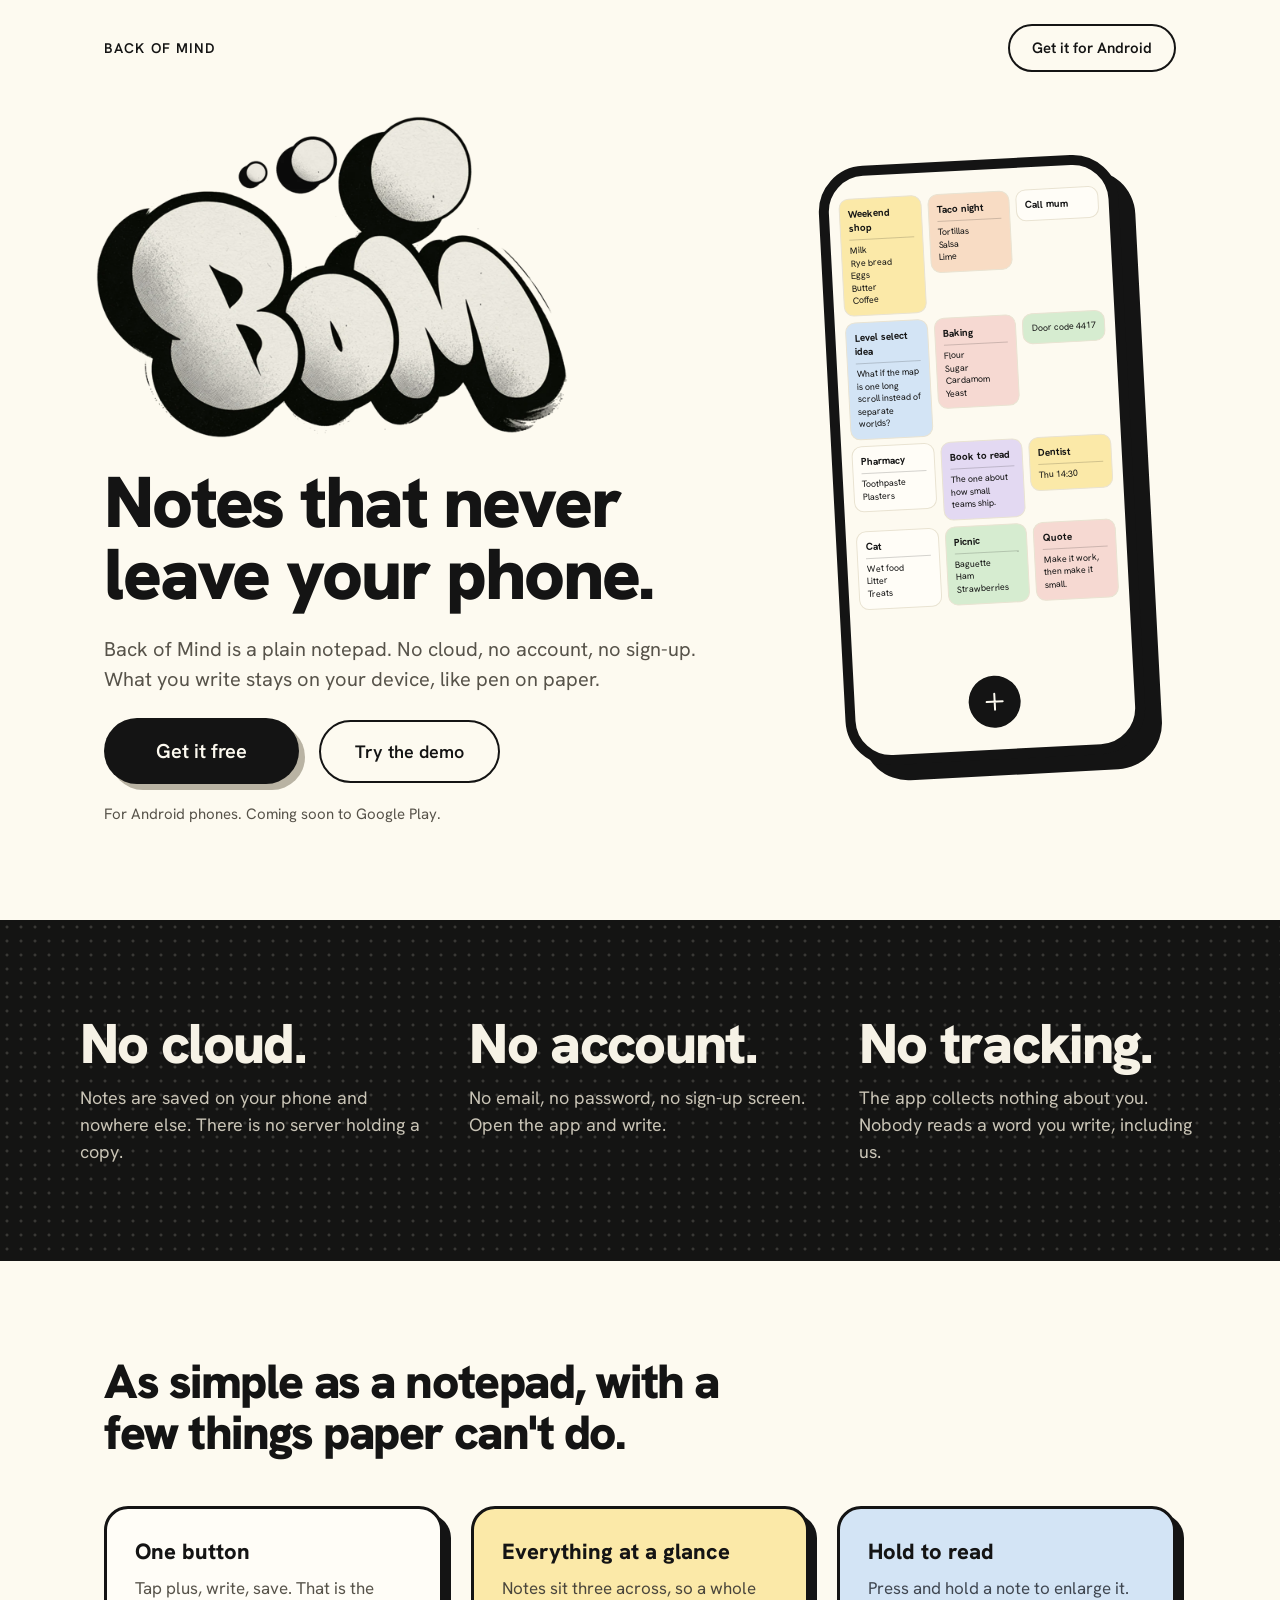
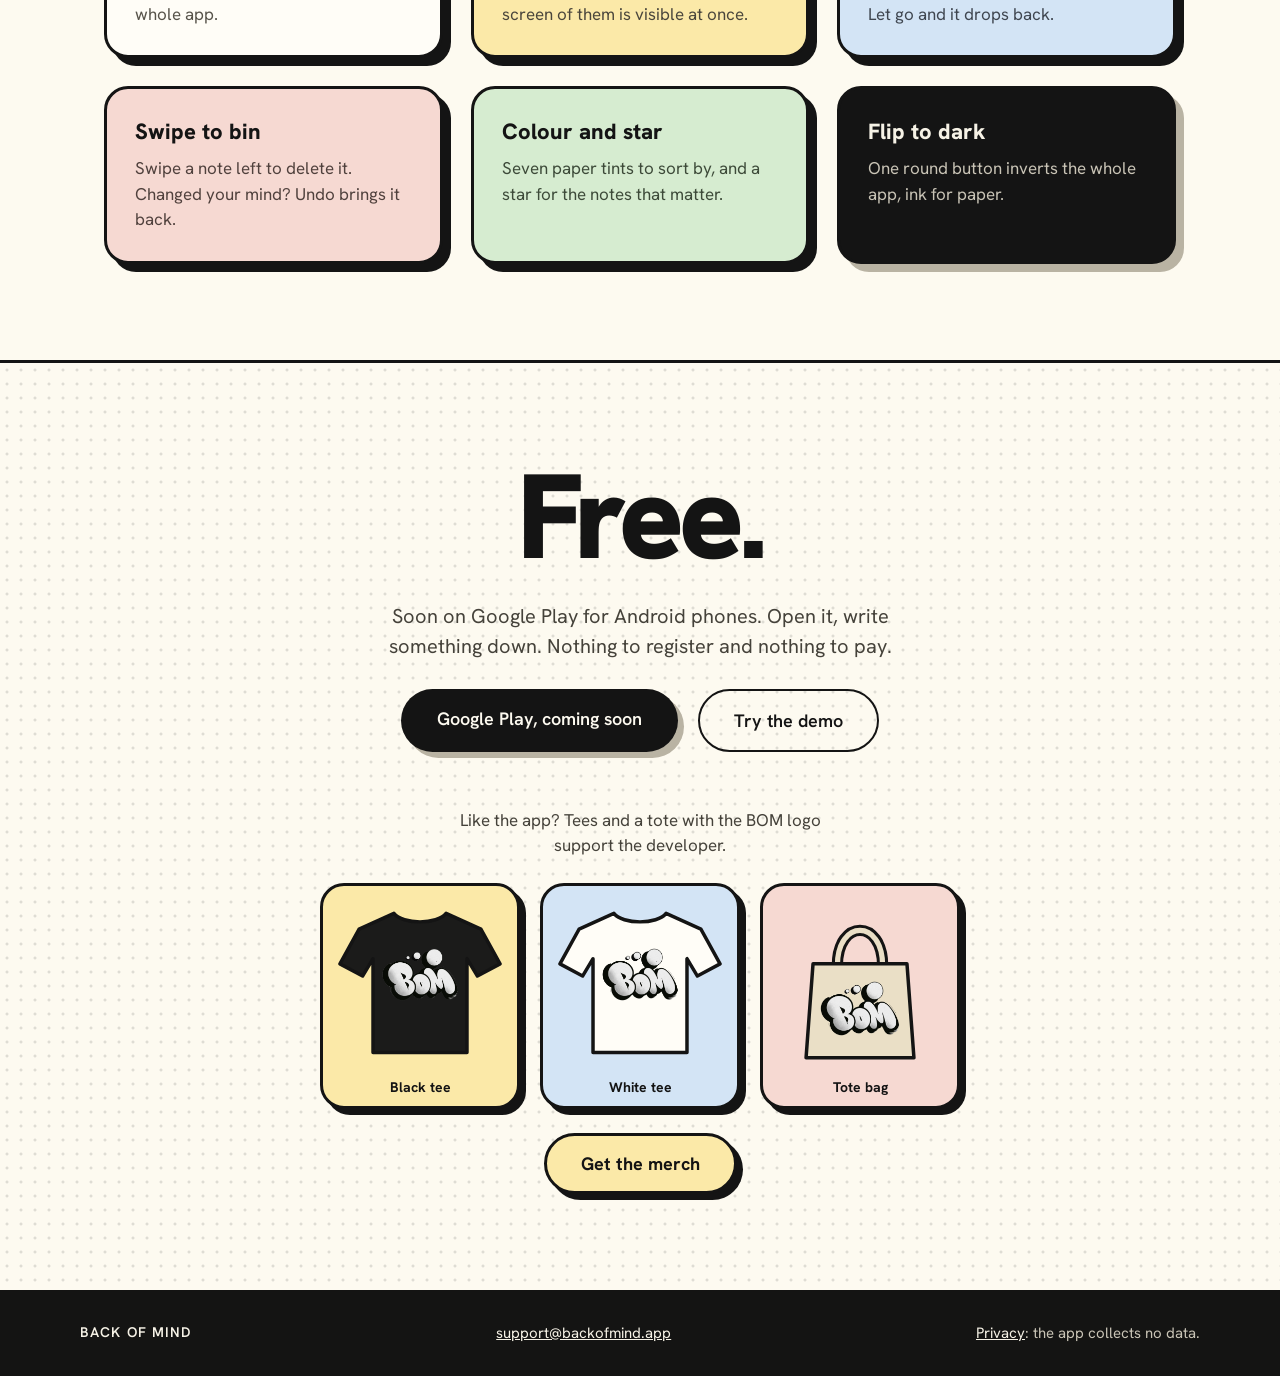
<file: index.html>
<!doctype html>
<html lang="en">
<head>
<meta charset="utf-8">
<meta name="viewport" content="width=device-width, initial-scale=1">
<title>Back of Mind</title>
<meta name="description" content="Back of Mind is a plain notepad for Android. No cloud, no account, no tracking. Notes never leave your phone.">
<meta property="og:title" content="Back of Mind">
<meta property="og:description" content="Notes that never leave your phone.">
<meta property="og:image" content="https://backofmind.app/share.jpg">
<meta property="og:url" content="https://backofmind.app/">
<meta name="color-scheme" content="light">
<link rel="icon" href="favicon.png">
<style>
@font-face { font-family: "Hanken Grotesk"; src: url(hanken-grotesk.woff2) format("woff2"); font-weight: 100 900; font-display: swap; }
html { -webkit-text-size-adjust: 100%; scroll-behavior: smooth; }
body { margin: 0; background: #fdfaf0; }
a { color: #141414; } a:hover { color: #6b675c; }
</style>
</head>
<body>
<div style="font-family: 'Hanken Grotesk', system-ui, -apple-system, 'Segoe UI', sans-serif; color: #141414; background: #fdfaf0; overflow-x: hidden">

<header style="max-width: 1120px; margin: 0 auto; padding: 24px 24px 0; box-sizing: border-box; display: flex; flex-wrap: wrap; justify-content: space-between; align-items: center; gap: 16px">
<div style="font-size: 14px; font-weight: 600; letter-spacing: 0.08em; text-transform: uppercase">Back of Mind</div>
<a href="#get" style="display: inline-block; padding: 12px 22px; border: 2px solid #141414; border-radius: 999px; font-size: 15px; font-weight: 600; text-decoration: none; color: #141414">Get it for Android</a>
</header>

<section style="max-width: 1120px; margin: 0 auto; padding: 40px 24px 96px; box-sizing: border-box; display: flex; flex-wrap: wrap; align-items: center; justify-content: center; gap: 56px">
<div style="flex: 1 1 440px; min-width: 0; display: flex; flex-direction: column; gap: 24px">
<img src="logo.webp" width="1200" height="826" alt="BOM, the Back of Mind logo in graffiti bubble letters" style="width: 100%; max-width: 480px; height: auto; mix-blend-mode: multiply; margin-left: -12px">
<h1 style="margin: 0; font-size: clamp(40px, 6vw, 72px); line-height: 1; font-weight: 900; letter-spacing: -0.03em">Notes that never leave your phone.</h1>
<p style="margin: 0; font-size: 20px; line-height: 1.5; color: #57534a; max-width: 30em">Back of Mind is a plain notepad. No cloud, no account, no sign-up. What you write stays on your device, like pen on paper.</p>
<div style="display: flex; flex-wrap: wrap; align-items: center; gap: 20px">
<a href="#get" style="display: inline-block; padding: 20px 52px; background: #141414; color: #fdfaf0; border-radius: 999px; font-size: 20px; font-weight: 600; text-decoration: none; box-shadow: 6px 6px 0 #b9b3a3">Get it free</a>
<a href="demo.html" style="display: inline-block; padding: 18px 34px; border: 2px solid #141414; border-radius: 999px; font-size: 18px; font-weight: 600; text-decoration: none; color: #141414">Try the demo</a>
<div style="font-size: 15px; color: #57534a; flex-basis: 100%">For Android phones. Coming soon to Google Play.</div>
</div>
</div>

<div style="flex: 0 1 340px; display: flex; justify-content: center; padding: 16px 24px 32px 8px">
<div style="position: relative; width: 300px; height: 600px; box-sizing: border-box; border: 10px solid #141414; border-radius: 46px; background: #fdfaf0; box-shadow: 16px 16px 0 #141414; transform: rotate(-3deg); overflow: hidden; padding: 22px 10px 0">
<div style="display: grid; grid-template-columns: repeat(3, minmax(0, 1fr)); gap: 6px; align-items: start; font-size: 9px; line-height: 1.4">
<div style="background: #fbe9a8; border: 1px solid #e9e3d2; border-radius: 10px; padding: 8px"><div style="font-weight: 700; font-size: 10px; padding-bottom: 4px; border-bottom: 1px solid rgba(20,20,20,0.18); margin-bottom: 4px">Weekend shop</div>Milk<br>Rye bread<br>Eggs<br>Butter<br>Coffee</div>
<div style="background: #f8dcc4; border: 1px solid #e9e3d2; border-radius: 10px; padding: 8px"><div style="font-weight: 700; font-size: 10px; padding-bottom: 4px; border-bottom: 1px solid rgba(20,20,20,0.18); margin-bottom: 4px">Taco night</div>Tortillas<br>Salsa<br>Lime</div>
<div style="background: #fffdf7; border: 1px solid #e9e3d2; border-radius: 10px; padding: 8px"><div style="font-weight: 700; font-size: 10px">Call mum</div></div>
<div style="background: #d3e4f5; border: 1px solid #e9e3d2; border-radius: 10px; padding: 8px"><div style="font-weight: 700; font-size: 10px; padding-bottom: 4px; border-bottom: 1px solid rgba(20,20,20,0.18); margin-bottom: 4px">Level select idea</div>What if the map is one long scroll instead of separate worlds?</div>
<div style="background: #f6d9d2; border: 1px solid #e9e3d2; border-radius: 10px; padding: 8px"><div style="font-weight: 700; font-size: 10px; padding-bottom: 4px; border-bottom: 1px solid rgba(20,20,20,0.18); margin-bottom: 4px">Baking</div>Flour<br>Sugar<br>Cardamom<br>Yeast</div>
<div style="background: #d6ecd0; border: 1px solid #e9e3d2; border-radius: 10px; padding: 8px">Door code 4417</div>
<div style="background: #fffdf7; border: 1px solid #e9e3d2; border-radius: 10px; padding: 8px"><div style="font-weight: 700; font-size: 10px; padding-bottom: 4px; border-bottom: 1px solid rgba(20,20,20,0.18); margin-bottom: 4px">Pharmacy</div>Toothpaste<br>Plasters</div>
<div style="background: #e3d9f2; border: 1px solid #e9e3d2; border-radius: 10px; padding: 8px"><div style="font-weight: 700; font-size: 10px; padding-bottom: 4px; border-bottom: 1px solid rgba(20,20,20,0.18); margin-bottom: 4px">Book to read</div>The one about how small teams ship.</div>
<div style="background: #fbe9a8; border: 1px solid #e9e3d2; border-radius: 10px; padding: 8px"><div style="font-weight: 700; font-size: 10px; padding-bottom: 4px; border-bottom: 1px solid rgba(20,20,20,0.18); margin-bottom: 4px">Dentist</div>Thu 14:30</div>
<div style="background: #fffdf7; border: 1px solid #e9e3d2; border-radius: 10px; padding: 8px"><div style="font-weight: 700; font-size: 10px; padding-bottom: 4px; border-bottom: 1px solid rgba(20,20,20,0.18); margin-bottom: 4px">Cat</div>Wet food<br>Litter<br>Treats</div>
<div style="background: #d6ecd0; border: 1px solid #e9e3d2; border-radius: 10px; padding: 8px"><div style="font-weight: 700; font-size: 10px; padding-bottom: 4px; border-bottom: 1px solid rgba(20,20,20,0.18); margin-bottom: 4px">Picnic</div>Baguette<br>Ham<br>Strawberries</div>
<div style="background: #f6d9d2; border: 1px solid #e9e3d2; border-radius: 10px; padding: 8px"><div style="font-weight: 700; font-size: 10px; padding-bottom: 4px; border-bottom: 1px solid rgba(20,20,20,0.18); margin-bottom: 4px">Quote</div>Make it work, then make it small.</div>
</div>
<div aria-hidden="true" style="position: absolute; left: 50%; bottom: 22px; margin-left: -26px; width: 52px; height: 52px; border-radius: 50%; background: #141414; color: #fdfaf0; display: flex; align-items: center; justify-content: center">
<svg aria-hidden="true" width="22" height="22" viewBox="0 0 22 22" fill="none" stroke="currentColor" stroke-width="2" stroke-linecap="round"><path d="M11 3v16M3 11h16"></path></svg>
</div>
</div>
</div>
</section>

<section style="background-color: #141413; background-image: radial-gradient(circle, rgba(246,242,230,0.16) 1.2px, transparent 1.8px); background-size: 14px 14px; color: #f6f2e6; padding: 96px 24px">
<div style="max-width: 1120px; margin: 0 auto; display: flex; flex-wrap: wrap; gap: 48px">
<div style="flex: 1 1 260px; min-width: 0; display: flex; flex-direction: column; gap: 12px">
<h2 style="margin: 0; font-size: clamp(36px, 4.4vw, 56px); line-height: 1; font-weight: 900; letter-spacing: -0.03em">No cloud.</h2>
<p style="margin: 0; font-size: 18px; line-height: 1.5; color: #c9c4b6">Notes are saved on your phone and nowhere else. There is no server holding a copy.</p>
</div>
<div style="flex: 1 1 260px; min-width: 0; display: flex; flex-direction: column; gap: 12px">
<h2 style="margin: 0; font-size: clamp(36px, 4.4vw, 56px); line-height: 1; font-weight: 900; letter-spacing: -0.03em">No account.</h2>
<p style="margin: 0; font-size: 18px; line-height: 1.5; color: #c9c4b6">No email, no password, no sign-up screen. Open the app and write.</p>
</div>
<div style="flex: 1 1 260px; min-width: 0; display: flex; flex-direction: column; gap: 12px">
<h2 style="margin: 0; font-size: clamp(36px, 4.4vw, 56px); line-height: 1; font-weight: 900; letter-spacing: -0.03em">No tracking.</h2>
<p style="margin: 0; font-size: 18px; line-height: 1.5; color: #c9c4b6">The app collects nothing about you. Nobody reads a word you write, including us.</p>
</div>
</div>
</section>

<section style="max-width: 1120px; margin: 0 auto; padding: 96px 24px; box-sizing: border-box; display: flex; flex-direction: column; gap: 48px">
<h2 style="margin: 0; font-size: clamp(32px, 4vw, 48px); line-height: 1.05; font-weight: 900; letter-spacing: -0.03em; max-width: 14em">As simple as a notepad, with a few things paper can't do.</h2>
<div style="display: grid; grid-template-columns: repeat(auto-fit, minmax(260px, 1fr)); gap: 28px">
<div style="background: #fffdf7; border: 3px solid #141414; border-radius: 24px; box-shadow: 8px 8px 0 #141414; padding: 28px; display: flex; flex-direction: column; gap: 10px">
<h3 style="margin: 0; font-size: 22px; font-weight: 800">One button</h3>
<p style="margin: 0; font-size: 17px; line-height: 1.5; color: #57534a">Tap plus, write, save. That is the whole app.</p>
</div>
<div style="background: #fbe9a8; border: 3px solid #141414; border-radius: 24px; box-shadow: 8px 8px 0 #141414; padding: 28px; display: flex; flex-direction: column; gap: 10px">
<h3 style="margin: 0; font-size: 22px; font-weight: 800">Everything at a glance</h3>
<p style="margin: 0; font-size: 17px; line-height: 1.5; color: #4a463c">Notes sit three across, so a whole screen of them is visible at once.</p>
</div>
<div style="background: #d3e4f5; border: 3px solid #141414; border-radius: 24px; box-shadow: 8px 8px 0 #141414; padding: 28px; display: flex; flex-direction: column; gap: 10px">
<h3 style="margin: 0; font-size: 22px; font-weight: 800">Hold to read</h3>
<p style="margin: 0; font-size: 17px; line-height: 1.5; color: #3f4650">Press and hold a note to enlarge it. Let go and it drops back.</p>
</div>
<div style="background: #f6d9d2; border: 3px solid #141414; border-radius: 24px; box-shadow: 8px 8px 0 #141414; padding: 28px; display: flex; flex-direction: column; gap: 10px">
<h3 style="margin: 0; font-size: 22px; font-weight: 800">Swipe to bin</h3>
<p style="margin: 0; font-size: 17px; line-height: 1.5; color: #50413d">Swipe a note left to delete it. Changed your mind? Undo brings it back.</p>
</div>
<div style="background: #d6ecd0; border: 3px solid #141414; border-radius: 24px; box-shadow: 8px 8px 0 #141414; padding: 28px; display: flex; flex-direction: column; gap: 10px">
<h3 style="margin: 0; font-size: 22px; font-weight: 800">Colour and star</h3>
<p style="margin: 0; font-size: 17px; line-height: 1.5; color: #3d4a39">Seven paper tints to sort by, and a star for the notes that matter.</p>
</div>
<div style="background: #141414; border: 3px solid #141414; border-radius: 24px; box-shadow: 8px 8px 0 #b9b3a3; padding: 28px; display: flex; flex-direction: column; gap: 10px; color: #f6f2e6">
<h3 style="margin: 0; font-size: 22px; font-weight: 800">Flip to dark</h3>
<p style="margin: 0; font-size: 17px; line-height: 1.5; color: #c9c4b6">One round button inverts the whole app, ink for paper.</p>
</div>
</div>
</section>

<section id="get" style="border-top: 3px solid #141414; background-color: #fdfaf0; background-image: radial-gradient(circle, rgba(20,20,20,0.13) 1.2px, transparent 1.8px); background-size: 14px 14px; padding: 96px 24px">
<div style="max-width: 720px; margin: 0 auto; display: flex; flex-direction: column; align-items: center; gap: 28px; text-align: center">
<h2 style="margin: 0; font-size: clamp(56px, 10vw, 120px); line-height: 0.95; font-weight: 900; letter-spacing: -0.04em">Free.</h2>
<p style="margin: 0; font-size: 20px; line-height: 1.5; color: #45423a; max-width: 26em">Soon on Google Play for Android phones. Open it, write something down. Nothing to register and nothing to pay.</p>
<div style="display: flex; flex-wrap: wrap; justify-content: center; gap: 20px">
<a href="#get" style="display: inline-block; padding: 18px 36px; background: #141414; color: #fdfaf0; border-radius: 999px; font-size: 18px; font-weight: 600; text-decoration: none; box-shadow: 6px 6px 0 #b9b3a3">Google Play, coming soon</a>
<a href="demo.html" style="display: inline-block; padding: 18px 34px; border: 2px solid #141414; border-radius: 999px; font-size: 18px; font-weight: 600; text-decoration: none; color: #141414">Try the demo</a>
</div>
<div style="width: 100%; display: flex; flex-direction: column; align-items: center; gap: 24px; margin-top: 28px">
<p style="margin: 0; font-size: 17px; line-height: 1.5; color: #45423a; max-width: 24em">Like the app? Tees and a tote with the BOM logo support the developer.</p>
<div style="width: 100%; display: flex; flex-wrap: wrap; justify-content: center; gap: 20px">
<a href="https://backofmind.threadless.com/" target="_blank" rel="noopener" style="box-sizing: border-box; flex: 1 1 92px; max-width: 200px; display: flex; flex-direction: column; gap: 8px; padding: 10px; background: #fbe9a8; border: 3px solid #141414; border-radius: 24px; box-shadow: 6px 6px 0 #141414; text-decoration: none; color: #141414">
<div style="position: relative; width: 100%; aspect-ratio: 1 / 1">
<svg viewBox="0 0 200 200" role="img" aria-label="Black tee with the BOM logo" style="display: block; width: 100%; height: 100%"><path d="M70 20C80 33 120 33 130 20L170 38L192 78L166 92L154 72V180H46V72L34 92L8 78L30 38Z" fill="#1b1b1a" stroke="#141414" stroke-width="4" stroke-linejoin="round"></path></svg>
<img src="logo.webp" alt="" style="position: absolute; left: 50%; top: 30%; width: 44%; transform: translateX(-50%); height: auto">
</div>
<div style="font-size: 14px; font-weight: 700; text-align: center">Black tee</div>
</a>
<a href="https://backofmind.threadless.com/" target="_blank" rel="noopener" style="box-sizing: border-box; flex: 1 1 92px; max-width: 200px; display: flex; flex-direction: column; gap: 8px; padding: 10px; background: #d3e4f5; border: 3px solid #141414; border-radius: 24px; box-shadow: 6px 6px 0 #141414; text-decoration: none; color: #141414">
<div style="position: relative; width: 100%; aspect-ratio: 1 / 1">
<svg viewBox="0 0 200 200" role="img" aria-label="White tee with the BOM logo" style="display: block; width: 100%; height: 100%"><path d="M70 20C80 33 120 33 130 20L170 38L192 78L166 92L154 72V180H46V72L34 92L8 78L30 38Z" fill="#fffdf7" stroke="#141414" stroke-width="4" stroke-linejoin="round"></path></svg>
<img src="logo.webp" alt="" style="position: absolute; left: 50%; top: 30%; width: 44%; transform: translateX(-50%); height: auto">
</div>
<div style="font-size: 14px; font-weight: 700; text-align: center">White tee</div>
</a>
<a href="https://backofmind.threadless.com/" target="_blank" rel="noopener" style="box-sizing: border-box; flex: 1 1 92px; max-width: 200px; display: flex; flex-direction: column; gap: 8px; padding: 10px; background: #f6d9d2; border: 3px solid #141414; border-radius: 24px; box-shadow: 6px 6px 0 #141414; text-decoration: none; color: #141414">
<div style="position: relative; width: 100%; aspect-ratio: 1 / 1">
<svg viewBox="0 0 200 200" role="img" aria-label="Tote bag with the BOM logo" style="display: block; width: 100%; height: 100%"><path d="M74 80C74 26 126 26 126 80" fill="none" stroke="#141414" stroke-width="13" stroke-linecap="round"></path><path d="M74 80C74 26 126 26 126 80" fill="none" stroke="#eadfc6" stroke-width="6" stroke-linecap="round"></path><path d="M46 78H154L162 186H38Z" fill="#eadfc6" stroke="#141414" stroke-width="4" stroke-linejoin="round"></path></svg>
<img src="logo.webp" alt="" style="position: absolute; left: 50%; top: 49%; width: 46%; transform: translateX(-50%); height: auto">
</div>
<div style="font-size: 14px; font-weight: 700; text-align: center">Tote bag</div>
</a>
</div>
<a href="https://backofmind.threadless.com/" target="_blank" rel="noopener" style="display: inline-block; padding: 16px 34px; background: #fbe9a8; color: #141414; border: 3px solid #141414; border-radius: 999px; font-size: 18px; font-weight: 700; text-decoration: none; box-shadow: 6px 6px 0 #141414">Get the merch</a>
</div>
</div>
</section>

<footer style="background: #141413; color: #c9c4b6; padding: 32px 24px">
<div style="max-width: 1120px; margin: 0 auto; display: flex; flex-wrap: wrap; justify-content: space-between; gap: 12px 32px; font-size: 15px; line-height: 1.5">
<div style="color: #f6f2e6; font-weight: 600; letter-spacing: 0.08em; text-transform: uppercase; font-size: 14px">Back of Mind</div>
<a href="mailto:support@backofmind.app" style="color: #f6f2e6">support@backofmind.app</a>
<div><a href="privacy.html" style="color: #f6f2e6">Privacy</a>: the app collects no data.</div>
</div>
</footer>

</div>
</body>
</html>
</file>
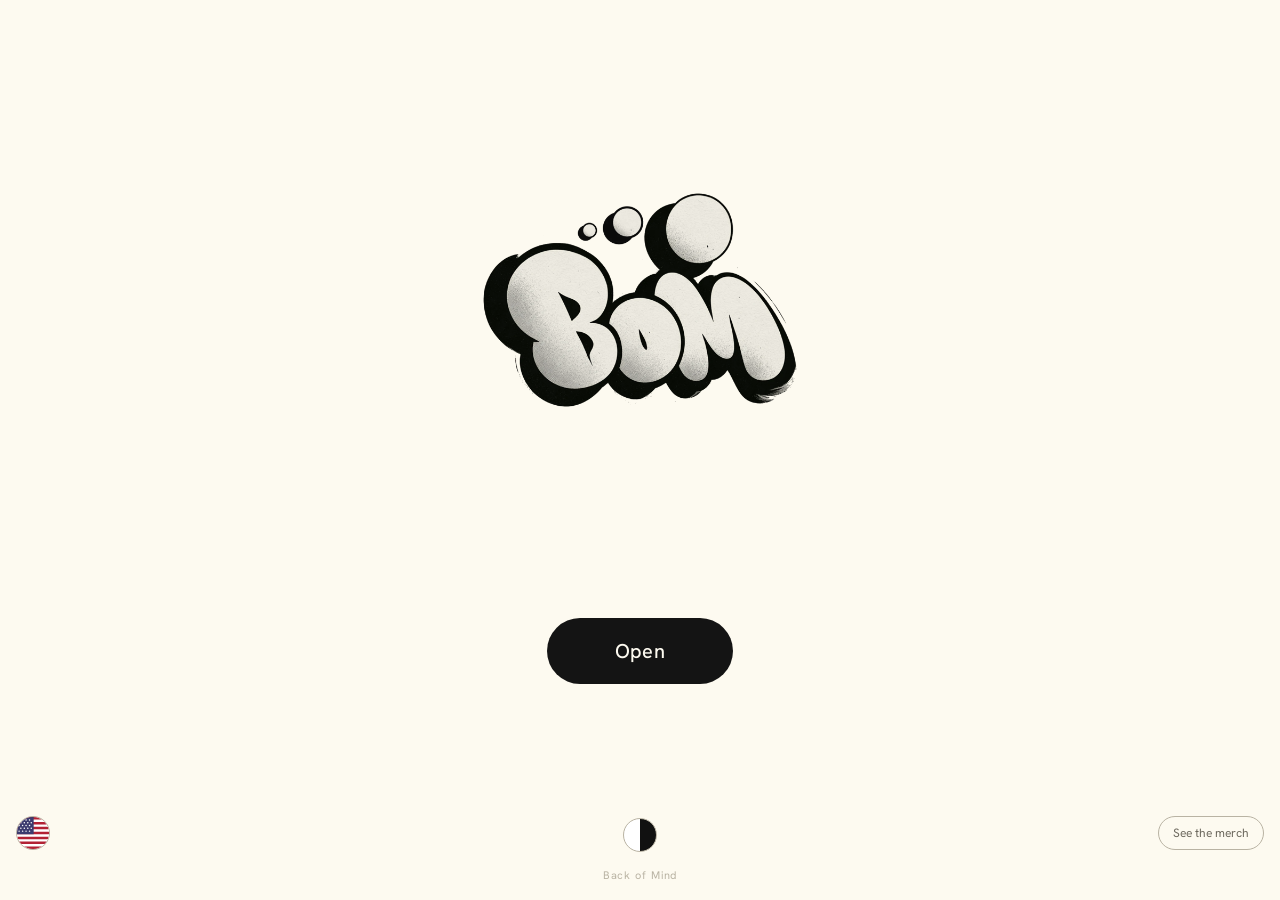
<file: web/index.html>
<!doctype html>
<html lang="en">
<head>
<meta charset="utf-8">
<meta name="viewport" content="width=device-width, initial-scale=1, maximum-scale=1, viewport-fit=cover">
<title>Back of Mind</title>
<meta name="description" content="Back of Mind. Notes stay on this device.">
<meta name="robots" content="noindex">
<meta name="theme-color" content="#fdfaf0">
<link rel="manifest" href="manifest.webmanifest">
<meta name="apple-mobile-web-app-capable" content="yes">
<meta name="mobile-web-app-capable" content="yes">
<meta name="apple-mobile-web-app-title" content="Back of Mind">
<meta name="apple-mobile-web-app-status-bar-style" content="default">
<link rel="apple-touch-icon" href="icons/icon-180.png">
<link rel="icon" href="icons/icon-192.png">
</head>
<body>
<style>
@font-face { font-family: "Hanken Grotesk"; src: url(fonts/hanken-grotesk.woff2) format("woff2"); font-weight: 100 900; font-display: swap; }
@font-face { font-family: "Atkinson Hyperlegible"; src: url(fonts/atkinson-hyperlegible-700.woff2) format("woff2"); font-weight: 700; font-display: swap; }
body { margin: 0; font-size: 14px; } [hidden] { display: none !important; }
/* Layout: one paper sheet; everything hangs off a single round button at bottom center. */
:root {
  color-scheme: light;
  --paper: #fdfaf0;
  --ink: #141414;
  --ink-soft: #6b675c;
  --ink-faint: #b9b3a3;
  --line: #e9e3d2;
  --sheet: #fffdf7;
  --shadow: 0 10px 34px rgba(60, 50, 20, .16), 0 1px 3px rgba(60, 50, 20, .1);
  --font: "Hanken Grotesk", system-ui, -apple-system, "Segoe UI", sans-serif;
  --on-tint: #141414;
}
:root[data-inv] {
  color-scheme: dark;
  --paper: #141413; --ink: #f6f2e6; --ink-soft: #a39e90; --ink-faint: #5e5a50; --line: #48453e; --sheet: #302f2b;
  --shadow: 0 10px 34px rgba(0, 0, 0, .5), 0 1px 3px rgba(0, 0, 0, .4);
}
html, body { height: 100%; }
body { background: var(--paper); color: var(--ink); font-family: var(--font); overflow: hidden; }
button { font: inherit; color: inherit; cursor: pointer; border: 0; background: none; padding: 0; -webkit-tap-highlight-color: transparent; }
/* Paper-colored strip under the status bar so notes never scroll beneath the clock. */
body::before { content: ""; position: fixed; top: 0; left: 0; right: 0; height: env(safe-area-inset-top, 0px); background: var(--paper); z-index: 1; }
/* iPhone, opened in Safari: reminder to add the app to the Home Screen. */
#installHint { position: fixed; top: calc(12px + env(safe-area-inset-top, 0px)); left: 12px; right: 12px; z-index: 7; display: flex; align-items: flex-start; gap: 10px; padding: 12px 14px; background: var(--sheet); border: 1px solid var(--line); border-radius: 16px; box-shadow: var(--shadow); font-size: 13px; line-height: 1.4; }
#installHint button { flex: none; width: 28px; height: 28px; border-radius: 50%; border: 1px solid var(--line); color: var(--ink-soft); }
button:focus-visible, input:focus-visible, textarea:focus-visible { outline: 2px solid var(--ink); outline-offset: 2px; }

.screen { position: fixed; inset: 0; transition: opacity .22s ease; }
.screen.off { opacity: 0; pointer-events: none; }

/* Start */
#start { display: flex; flex-direction: column; align-items: center; justify-content: flex-end; gap: 18px; padding-bottom: 24vh; background: var(--paper); z-index: 5; }
#logo { width: min(320px, 76%); height: auto; margin-block: auto; mix-blend-mode: multiply; user-select: none; -webkit-user-drag: none; }
:root[data-inv] #logo { filter: invert(1); mix-blend-mode: screen; }
.inv { flex: none; width: 34px; height: 34px; border-radius: 50%; border: 1px solid var(--ink-faint); background: linear-gradient(90deg, #ffffff 50%, #111111 50%); }
#lobbyLang { position: absolute; left: 16px; bottom: calc(50px + env(safe-area-inset-bottom, 0px)); width: 34px; height: 34px; padding: 0; border-radius: 50%; overflow: hidden; border: 1px solid var(--ink-faint); }
#lobbyLang svg { display: block; width: 100%; height: 100%; }
#lobbyLangList { position: absolute; left: 16px; bottom: calc(94px + env(safe-area-inset-bottom, 0px)); min-width: 190px; display: flex; flex-direction: column; padding: 6px; background: var(--sheet); border: 1px solid var(--line); border-radius: 16px; box-shadow: var(--shadow); }
.lopt { display: flex; align-items: center; gap: 10px; padding: 10px 12px; font-size: 14px; border-radius: 10px; text-align: left; }
.lopt:active { background: var(--line); }
.lopt .flag { width: 20px; height: 20px; border-radius: 50%; overflow: hidden; flex: none; box-shadow: 0 0 0 1px var(--line); }
.lopt .flag svg { display: block; width: 100%; height: 100%; }
.lopt[aria-checked="true"] { font-weight: 600; }
.lopt[aria-checked="true"]::after { content: "✓"; margin-left: auto; color: var(--ink-soft); }
#thanksBtn { position: absolute; right: 16px; bottom: calc(50px + env(safe-area-inset-bottom, 0px)); padding: 8px 14px; border-radius: 999px; border: 1px solid var(--ink-faint); font-size: 12px; color: var(--ink-soft); }
#web { z-index: 6; background: var(--paper); overflow-y: auto; padding-inline: 24px; padding-block: 72px 48px; }
#web .col { max-width: 420px; margin-inline: auto; display: flex; flex-direction: column; align-items: center; gap: 14px; text-align: center; }
#webLogo { width: min(220px, 60%); mix-blend-mode: multiply; }
:root[data-inv] #webLogo { filter: invert(1); mix-blend-mode: screen; }
#web h1 { margin: 0; font-size: 28px; font-weight: 700; text-wrap: balance; }
#web p { margin: 0; font-size: 15px; line-height: 1.5; color: var(--ink-soft); }
#web ul { list-style: none; margin: 8px 0; padding: 0; display: flex; flex-wrap: wrap; justify-content: center; gap: 8px; }
#web li { border: 1px solid var(--line); border-radius: 999px; padding: 6px 14px; font-size: 13px; }
#web .cta { background: var(--ink); color: var(--paper); border-radius: 999px; padding: 14px 32px; font-size: 16px; font-weight: 500; margin-top: 10px; }
#web .fine { font-size: 12px; color: var(--ink-soft); opacity: .7; }
#webBack { position: fixed; top: calc(16px + env(safe-area-inset-top, 0px)); left: 16px; width: 40px; height: 40px; border-radius: 50%; background: var(--sheet); border: 1px solid var(--line); color: var(--ink-soft); display: grid; place-items: center; }
#exitBtn { position: fixed; left: 16px; bottom: calc(34px + env(safe-area-inset-bottom, 0px)); width: 40px; height: 40px; border-radius: 50%; background: var(--sheet); border: 1px solid var(--line); color: var(--ink-soft); display: grid; place-items: center; z-index: 4; }
#gear { position: fixed; left: calc(50% + 42px); bottom: calc(34px + env(safe-area-inset-bottom, 0px)); width: 40px; height: 40px; border-radius: 50%; background: var(--sheet); border: 1px solid var(--line); color: var(--ink-soft); display: grid; place-items: center; z-index: 4; }
#menu { position: fixed; left: 50%; bottom: calc(96px + env(safe-area-inset-bottom, 0px)); transform: translateX(-50%); width: min(400px, calc(100% - 64px)); box-sizing: border-box; background: var(--sheet); border: 1px solid var(--line); border-radius: 26px; box-shadow: var(--shadow); padding: 12px; z-index: 3; display: flex; flex-direction: column; }
#menu .item { text-align: left; padding: 18px 22px; font-size: 18px; border-radius: 16px; display: flex; justify-content: space-between; align-items: baseline; gap: 16px; }
#menu .mhead { font-size: 12px; letter-spacing: .1em; text-transform: uppercase; color: var(--ink-soft); padding: 10px 22px 6px; }
#menu hr { border: 0; border-top: 1px solid var(--line); margin: 6px 22px; }
#undoHint { font-size: 13px; color: var(--ink-soft); min-width: 0; max-width: 55%; overflow: hidden; text-overflow: ellipsis; white-space: nowrap; }
#menu .val { display: inline-flex; align-items: center; gap: 8px; font-size: 15px; color: var(--ink-soft); }
#menu .flag { width: 22px; height: 22px; border-radius: 50%; overflow: hidden; flex: none; box-shadow: 0 0 0 1px var(--line); align-self: center; }
#menu .flag svg { display: block; width: 100%; height: 100%; }
#langList { display: flex; flex-direction: column; padding: 0 10px 6px; }
#langList .opt { display: flex; align-items: center; gap: 12px; padding: 12px; font-size: 16px; border-radius: 14px; text-align: left; }
#langList .opt:active { background: var(--line); }
#langList .opt[aria-checked="true"] { font-weight: 600; }
#langList .opt[aria-checked="true"]::after { content: "✓"; margin-left: auto; color: var(--ink-soft); }
#menu .item:active { background: var(--line); }
#mSkip, #mNums, #mRand { cursor: pointer; align-items: center; }
.note[data-num]::after { content: attr(data-num); position: absolute; top: 5px; right: 8px; font-size: 10px; font-weight: 600; opacity: .5; font-variant-numeric: tabular-nums; }
.note[data-num] > :first-child { padding-right: 14px; }
#tagPanel { display: flex; flex-wrap: wrap; gap: 6px; align-items: center; padding: 10px 0 2px; border-top: 1px solid color-mix(in srgb, currentColor 14%, transparent); margin-top: 8px; }
#tagPanel[hidden] { display: none; }
.chip { font: inherit; font-size: 13px; line-height: 1; padding: 7px 10px; border-radius: 999px; border: 1px solid color-mix(in srgb, currentColor 30%, transparent); background: color-mix(in srgb, currentColor 7%, transparent); color: inherit; }
.chip::after { content: ' \00d7'; opacity: .5; }
#tagIn { flex: 1; min-width: 90px; font: inherit; font-size: 16px; padding: 5px 2px; border: 0; background: none; color: inherit; outline: none; }
#tagIn::placeholder { color: inherit; opacity: .4; }
.note .tags { margin-top: 6px; font-size: .78em; font-weight: 600; opacity: .62; overflow-wrap: anywhere; }
#skipChk, #numsChk, #randChk, #tagsChk { width: 22px; height: 22px; margin: 0; accent-color: var(--ink); flex: none; }
#menu .item:disabled { opacity: .35; cursor: default; }
#mInv { align-self: center; width: 46px; height: 46px; margin: 12px 0 8px; }
#ver { align-self: center; font-size: 12px; letter-spacing: .06em; color: var(--ink-faint); padding-bottom: 4px; }
#openBtn { background: var(--ink); color: var(--paper); border-radius: 999px; padding: 20px 68px; font-size: 20px; font-weight: 500; letter-spacing: .02em; transition: transform .16s cubic-bezier(.3, 1.6, .5, 1); }
#openBtn:active { transform: scale(.9); }
#openBtn.go { animation: openPop .34s ease-out; }
@keyframes openPop {
  0% { transform: scale(.9); box-shadow: 0 0 0 0 color-mix(in srgb, var(--ink) 40%, transparent); }
  55% { transform: scale(1.1); }
  100% { transform: scale(1); box-shadow: 0 0 0 28px transparent; }
}
@media (prefers-reduced-motion: reduce) { #openBtn.go { animation: none; } }
#invBtn { position: absolute; left: 50%; margin-left: -17px; bottom: calc(48px + env(safe-area-inset-bottom, 0px)); }
.mark { position: absolute; left: 0; right: 0; bottom: calc(18px + env(safe-area-inset-bottom, 0px)); text-align: center; font-size: 11px; letter-spacing: .08em; color: var(--ink-faint); }

/* Main */
#main { overflow-y: auto; overscroll-behavior: contain; padding-inline: 5px; padding-block: calc(12px + env(safe-area-inset-top, 0px)) calc(140px + env(safe-area-inset-bottom, 0px)); }
#grid { display: grid; grid-template-columns: repeat(3, minmax(0, 1fr)); gap: 5px; max-width: 720px; margin-inline: auto; align-items: start; }
.note { text-align: left; border-radius: 12px; padding: 8px; background: var(--c, var(--sheet)); border: 1px solid var(--line); min-width: 0; display: flex; flex-direction: column; gap: 4px; position: relative; transition: transform .18s ease, box-shadow .18s ease; user-select: none; -webkit-user-select: none; -webkit-touch-callout: none; touch-action: pan-y; }
.note:nth-child(3n+1) { transform-origin: 0 50%; }
.note:nth-child(3n) { transform-origin: 100% 50%; }
.note.held { opacity: .25; }
.note.zoom { position: fixed; z-index: 8; pointer-events: none; box-shadow: var(--shadow); }
.note.zoom p { display: block; -webkit-line-clamp: unset; overflow: visible; }
.note.zoom { overflow: hidden; }
.note h3 { margin: 0; font-family: "Atkinson Hyperlegible", var(--font); font-size: 14.5px; font-weight: 700; line-height: 1.25; letter-spacing: .01em; overflow-wrap: anywhere; padding-bottom: 5px; border-bottom: 1px solid color-mix(in srgb, currentColor 18%, transparent); }
.note h3 .st { margin-right: 4px; }
.note h3 .st svg { width: 1.2em; height: 1.2em; vertical-align: -.2em; }
.note h3:only-child { padding-bottom: 0; border-bottom: 0; }
.note { color: var(--on-tint); }
.note.plain { color: var(--ink); }
#pop { color: var(--pi); --pi: var(--on-tint); --pb: #fffdf7; }
#pop.plain { --pi: var(--ink); --pb: var(--paper); }
.note p { margin: 0; font-size: 11.5px; line-height: 1.4; opacity: .82; white-space: pre-wrap; overflow-wrap: anywhere; display: -webkit-box; -webkit-line-clamp: 8; -webkit-box-orient: vertical; overflow: hidden; }
#empty { position: absolute; inset: 0; display: grid; place-items: center; color: var(--ink-faint); font-size: 13px; pointer-events: none; }

#find { position: fixed; left: calc(50% - 82px); bottom: calc(34px + env(safe-area-inset-bottom, 0px)); width: 40px; height: 40px; border-radius: 50%; background: var(--sheet); border: 1px solid var(--line); color: var(--ink-soft); display: grid; place-items: center; z-index: 4; }
#find[aria-pressed="true"] { background: var(--ink); color: var(--paper); border-color: var(--ink); }
#findBar { position: fixed; left: 50%; top: calc(8px + env(safe-area-inset-top, 0px)); transform: translateX(-50%); width: min(56vw, 240px); z-index: 4; }
#findBar[hidden] { display: none; }
#qx[hidden] { display: none; }
#qx { position: absolute; right: 2px; top: 2px; width: 28px; height: 28px; border-radius: 50%; display: grid; place-items: center; color: var(--ink-soft); }
#q { width: 100%; box-sizing: border-box; height: 32px; padding: 0 30px 0 14px; border-radius: 16px; border: 1px solid var(--line); background: var(--sheet); color: var(--ink); font: inherit; font-size: 16px; box-shadow: var(--shadow); outline: none; -webkit-appearance: none; appearance: none; }
#q::-webkit-search-cancel-button { display: none; }
#main.finding #grid { padding-top: calc(34px + env(safe-area-inset-top, 0px)); }
#plus { position: fixed; left: 50%; bottom: calc(26px + env(safe-area-inset-bottom, 0px)); width: 56px; height: 56px; margin-left: -28px; border-radius: 50%; background: var(--ink); color: var(--paper); display: grid; place-items: center; box-shadow: var(--shadow); z-index: 4; transition: transform .2s ease; }
#plus svg { transition: transform .2s ease; }
#plus.open svg { transform: rotate(45deg); }
#plus:active { transform: scale(.94); }

/* Popup */
#veil { position: fixed; inset: 0; z-index: 2; }
#veil.dim { z-index: 5; background: rgba(20, 20, 20, .42); }
:root[data-inv] #veil.dim { background: rgba(0, 0, 0, .6); }
#pop { position: fixed; left: 50%; bottom: calc(96px + env(safe-area-inset-bottom, 0px)); width: min(320px, calc(100% - 32px)); transform: translateX(-50%) translateY(10px) scale(.96); transform-origin: 50% 100%; opacity: 0; pointer-events: none; transition: opacity .16s ease, transform .16s ease, background .15s ease; background: var(--c, var(--sheet)); border: 1px solid var(--line); border-radius: 18px; box-shadow: var(--shadow); padding: 14px; z-index: 6; display: flex; flex-direction: column; gap: 8px; }
#pop.open { opacity: 1; pointer-events: auto; transform: translateX(-50%); }
#pop.center { bottom: auto; top: calc(var(--vvt, 0px) + var(--vvh, 100vh) / 2); transform: translate(-50%, -48%) scale(.96); transform-origin: 50% 50%; }
#pop.center.open { transform: translate(-50%, -50%); }
#pop.center #noteBody { height: min(240px, calc(var(--vvh, 100vh) * .4)); }
#noteTitle, #noteBody { width: 100%; box-sizing: border-box; border: 0; background: transparent; font-family: var(--font); color: inherit; resize: none; padding: 4px 2px; }
#noteTitle { font-family: "Atkinson Hyperlegible", var(--font); font-size: 19px; font-weight: 700; line-height: 1.25; display: block; overflow: hidden; margin-top: 38px; padding-bottom: 9px; border-bottom: 1px solid color-mix(in srgb, currentColor 16%, transparent); }
#noteBody { font-size: 14px; line-height: 1.45; height: 130px; }
#noteTitle::placeholder, #noteBody::placeholder { color: color-mix(in srgb, currentColor 35%, transparent); }
#noteTitle:focus-visible, #noteBody:focus-visible { outline: none; }
.actions { display: flex; align-items: center; justify-content: center; gap: 12px; border-top: 1px solid rgba(0,0,0,.07); padding-top: 10px; position: relative; min-height: 52px; }
#saveBtn { background: var(--pi); color: var(--pb); border-radius: 999px; padding: 9px 26px; font-size: 14px; font-weight: 500; }
#closeBtn { width: 52px; height: 52px; border-radius: 50%; display: grid; place-items: center; border: 1px solid color-mix(in srgb, currentColor 22%, transparent); }
#closeBtn[hidden] { display: none; }
#trashBtn { position: absolute; left: 0; top: 50%; margin-top: -21px; width: 52px; height: 52px; border-radius: 50%; display: grid; place-items: center; border: 1px solid color-mix(in srgb, currentColor 22%, transparent); touch-action: none; user-select: none; -webkit-user-select: none; -webkit-touch-callout: none; }
#trashBtn .ring { position: absolute; inset: -1px; width: calc(100% + 2px); height: calc(100% + 2px); transform: rotate(-90deg); pointer-events: none; }
#trashBtn .ring circle { fill: none; stroke: currentColor; stroke-width: 3; stroke-dasharray: 151; stroke-dashoffset: 151; transition: stroke-dashoffset .18s ease-out; }
#trashBtn.holding .ring circle { stroke-dashoffset: 0; transition: stroke-dashoffset .9s linear; }
#trashBtn.holding { transform: scale(.94); }
#trashBtn[hidden] { display: none; }
#trashHint { position: absolute; left: 62px; top: 50%; transform: translateY(-50%); font-size: 12px; opacity: 0; transition: opacity .2s ease; pointer-events: none; white-space: nowrap; }
#trashHint.show { opacity: .7; }
#delBtn { font-size: 14px; padding: 9px 26px; border-radius: 999px; border: 1px solid color-mix(in srgb, currentColor 28%, transparent); opacity: .85; }

.note.starred { border: 1.5px solid color-mix(in srgb, currentColor 85%, transparent); box-shadow: inset 0 0 0 3px var(--paper); padding: 10px; border-radius: 14px; }
#pop.starred { outline: 2px solid color-mix(in srgb, currentColor 85%, transparent); outline-offset: 3px; }
:root[data-inv] .note.starred { border-color: var(--ink); }
:root[data-inv] #pop.starred { outline-color: var(--ink); }
#starBtn { position: absolute; top: 10px; left: 10px; width: 32px; height: 32px; border-radius: 50%; display: grid; place-items: center; }
#starBtn[aria-pressed="true"] svg { fill: currentColor; }
#colorBtn { position: absolute; top: 10px; right: 10px; width: 32px; height: 32px; border-radius: 50%; border: 1px solid rgba(0,0,0,.18); background: conic-gradient(#f29a8e, #f9de7a, #bfe3b4, #b5d3f2, #d3c2ef, #f29a8e); }
#colors { position: absolute; top: 48px; right: 8px; display: flex; flex-wrap: wrap; justify-content: flex-end; gap: 8px; padding: 10px; max-width: calc(100% - 16px); box-sizing: border-box; background: var(--paper); border: 1px solid var(--line); border-radius: 28px; box-shadow: var(--shadow); z-index: 1; }
.sw { width: 34px; height: 34px; border-radius: 50%; border: 1px solid color-mix(in srgb, var(--ink) 24%, transparent); background: var(--c); }
.sw[aria-pressed="true"] { box-shadow: 0 0 0 2px var(--paper), 0 0 0 3.5px var(--ink); }

#menu .mhead { display: flex; justify-content: space-between; align-items: center; padding: 2px 4px 4px 22px; }
#menuClose { width: 44px; height: 44px; border-radius: 50%; display: grid; place-items: center; color: var(--ink-soft); border: 1px solid var(--line); }
#colorBtn { touch-action: none; }
.sw { transition: transform .08s ease; }
.sw.hot { transform: scale(1.22); }
@media (prefers-reduced-motion: reduce) { * { transition: none !important; } }
</style>

<section id="start" class="screen">
  <img id="logo" alt="BOM" src="logo.webp">
  <button id="openBtn" type="button" data-t="open">Open</button>
  <button id="invBtn" class="inv" type="button" data-ta="invert" aria-label="Invert colors"></button>
  <button id="lobbyLang" type="button" data-ta="language" aria-label="Language"></button>
  <div id="lobbyLangList" role="radiogroup" hidden></div>
  <button id="thanksBtn" type="button" data-t="merch">See the merch</button>
  <div class="mark">Back of Mind</div>
</section>


<main id="main" class="screen off">
  <div id="grid"></div>
  <div id="empty" data-t="empty" hidden>Nothing here yet. Tap + to add a note.</div>
</main>

<div id="installHint" hidden><span data-t="installHint"></span><button id="installHintX" type="button" aria-label="Close">×</button></div>
<div id="veil" hidden></div>
<div id="pop" role="dialog" data-ta="note" aria-label="Note">
  <button id="colorBtn" type="button" data-ta="noteColor" aria-label="Note color"></button>
  <button id="starBtn" type="button" data-ta="star" aria-label="Star" aria-pressed="false">
    <svg width="27" height="27" viewBox="0 0 20 20" fill="none" stroke="currentColor" stroke-width="1.5" stroke-linejoin="round" stroke-linecap="round"><path d="M7.2 2.5h5.6l-.9 5.1 3.1 3.4H5l3.1-3.4z"/><path d="M10 11v6.5"/></svg>
  </button>
  <div id="colors" hidden></div>
  <textarea id="noteTitle" rows="1" data-tp="title" placeholder="Title" maxlength="80" autocomplete="off"></textarea>
  <textarea id="noteBody" data-tp="note" placeholder="Note"></textarea>
  <div id="tagPanel" hidden><input id="tagIn" type="text" data-tp="tagPh" data-ta="tagPh" aria-label="Add tag" placeholder="#add tag" maxlength="24" autocomplete="off" autocapitalize="off" spellcheck="false"></div>
  <div class="actions">
    <button id="delBtn" type="button" data-t="cancel">Cancel</button>
    <button id="trashBtn" type="button" data-ta="holdDelete" aria-label="Hold to delete" hidden>
      <svg class="ring" viewBox="0 0 52 52" aria-hidden="true"><circle cx="26" cy="26" r="24"/></svg>
      <svg width="20" height="20" viewBox="0 0 20 20" fill="none" stroke="currentColor" stroke-width="1.5" stroke-linecap="round" stroke-linejoin="round" aria-hidden="true"><path d="M3.5 5.5h13M8 5.5V3.5h4v2M5.5 5.5l.8 11h7.4l.8-11M8.5 8.5v5M11.5 8.5v5"/></svg>
    </button>
    <button id="closeBtn" type="button" data-ta="close" aria-label="Close" hidden>
      <svg width="18" height="18" viewBox="0 0 20 20" fill="none" stroke="currentColor" stroke-width="1.8" stroke-linecap="round" aria-hidden="true"><path d="M5 5l10 10M15 5L5 15"/></svg>
    </button>
    <span id="trashHint" data-t="holdDelete">Hold to delete</span>
    <button id="saveBtn" type="button" data-t="save" hidden>Save</button>
  </div>
</div>
<div id="menu" hidden>
  <div class="mhead"><span data-t="settings">Settings</span><button id="menuClose" type="button" data-ta="close" aria-label="Close"><svg width="14" height="14" viewBox="0 0 16 16" fill="none" stroke="currentColor" stroke-width="1.8" stroke-linecap="round" aria-hidden="true"><path d="M3 3l10 10M13 3L3 13"/></svg></button></div>
  <button id="mUndo" class="item" type="button"><span data-t="undo">Undo delete</span><span id="undoHint"></span></button>
  <hr>
  <button id="mLang" class="item" type="button"><span data-t="language">Language</span><span class="val"><span id="langFlag" class="flag"></span><span id="langName">English</span></span></button>
  <div id="langList" role="radiogroup" hidden></div>
  <label id="mSkip" class="item"><span data-t="skipLobby">Skip lobby page</span><input id="skipChk" type="checkbox"></label>
  <label id="mNums" class="item"><span data-t="orderNums">Show order numbers</span><input id="numsChk" type="checkbox"></label>
  <label id="mRand" class="item"><span data-t="randColor">Pick random colors for new notes</span><input id="randChk" type="checkbox"></label>
  <label id="mTags" class="item"><span data-t="tagsOn">Enable tags</span><input id="tagsChk" type="checkbox"></label>
  <hr>
  <button id="mInv" class="inv" type="button" data-ta="invert" aria-label="Invert colors"></button>
  <div id="ver">Version 0.002</div>
</div>
<button id="exitBtn" type="button" data-ta="backStart" aria-label="Back to start screen" hidden>
  <svg width="16" height="16" viewBox="0 0 16 16" fill="none" stroke="currentColor" stroke-width="1.8" stroke-linecap="round"><path d="M3 3l10 10M13 3L3 13"/></svg>
</button>
<button id="find" type="button" data-ta="search" aria-label="Search" aria-pressed="false" hidden>
  <svg width="18" height="18" viewBox="0 0 20 20" fill="none" stroke="currentColor" stroke-width="1.8" stroke-linecap="round"><circle cx="8.8" cy="8.8" r="5.6"/><path d="M13 13l4.5 4.5"/></svg>
</button>
<div id="findBar" hidden><input id="q" type="search" data-tp="searchPh" data-ta="search" aria-label="Search" placeholder="Search notes" autocomplete="off" autocapitalize="off" spellcheck="false"><button id="qx" type="button" data-ta="close" aria-label="Close" hidden><svg width="12" height="12" viewBox="0 0 20 20" fill="none" stroke="currentColor" stroke-width="1.8" stroke-linecap="round" aria-hidden="true"><path d="M5 5l10 10M15 5L5 15"/></svg></button></div>
<button id="gear" type="button" data-ta="settings" aria-label="Settings" hidden>
  <svg width="18" height="18" viewBox="0 0 20 20" fill="none" stroke="currentColor" stroke-width="1.6" stroke-linecap="round"><path d="M3 6h14M3 14h14"/><circle cx="8" cy="6" r="2.2" fill="var(--sheet)"/><circle cx="12" cy="14" r="2.2" fill="var(--sheet)"/></svg>
</button>
<button id="plus" type="button" data-ta="newNote" aria-label="New note" hidden>
  <svg width="22" height="22" viewBox="0 0 22 22" fill="none" stroke="currentColor" stroke-width="2" stroke-linecap="round"><path d="M11 3v16M3 11h16"/></svg>
</button>

<script>
(async () => {
// Storage. Everything is kept on this device and nothing is sent anywhere.
// In the Android app there is a second copy in the phone's app storage
// (Preferences); it is restored here before the app starts.
const CAP = window.Capacitor && window.Capacitor.Plugins ? window.Capacitor.Plugins : {};
const PREFS = CAP.Preferences || null;
const LS = window.localStorage;
if (PREFS) {
  try {
    const r = await PREFS.keys();
    for (const k of (r && r.keys) || []) {
      const v = await PREFS.get({ key: k });
      if (v && v.value != null) { try { LS.setItem(k, v.value); } catch (e) {} }
    }
  } catch (e) {}
}
const localStorage = {
  getItem: k => LS.getItem(k),
  setItem: (k, v) => { if (PREFS) PREFS.set({ key: k, value: String(v) }).catch(() => {}); LS.setItem(k, v); },
  removeItem: k => { if (PREFS) PREFS.remove({ key: k }).catch(() => {}); LS.removeItem(k); }
};
const $ = id => document.getElementById(id);
const PIN = '<svg viewBox="0 0 20 20" fill="currentColor" stroke="currentColor" stroke-width="1.5" stroke-linejoin="round" stroke-linecap="round" aria-hidden="true"><path d="M7.2 2.5h5.6l-.9 5.1 3.1 3.4H5l3.1-3.4z"/><path d="M10 11v6.5"/></svg>';
const KEY = 'back-of-mind-notes';
/* Translations: add a language by adding an entry to LANGS and a table to STR. Missing keys fall back to en-US. */
const FLAG = {
  us: '<svg viewBox="0 0 24 24"><rect width="24" height="24" fill="#fff"/><path d="M12 0v24" stroke="#b22234" stroke-width="24" stroke-dasharray="1.846"/><rect width="12.5" height="12.92" fill="#3c3b6e"/><g stroke="#fff" stroke-width="1.1" stroke-linecap="round" stroke-dasharray="0 2.6"><path d="M1.6 2.2h10M1.6 6.4h10M1.6 10.6h10M2.9 4.3h9M2.9 8.5h9"/></g></svg>',
  fi: '<svg viewBox="0 0 24 24"><rect width="24" height="24" fill="#fff"/><path d="M9 0v24M0 12h24" stroke="#003580" stroke-width="5.4"/></svg>',
  gb: '<svg viewBox="0 0 24 24"><rect width="24" height="24" fill="#012169"/><path d="M0 0l24 24M24 0L0 24" stroke="#fff" stroke-width="4.8"/><path d="M0 0l24 24M24 0L0 24" stroke="#c8102e" stroke-width="1.6"/><path d="M12 0v24M0 12h24" stroke="#fff" stroke-width="8"/><path d="M12 0v24M0 12h24" stroke="#c8102e" stroke-width="4.8"/></svg>'
};
const LANGS = [
  { id: 'en-US', name: 'English', full: 'English (US)', flag: 'us' },
  { id: 'en-GB', name: 'English', full: 'English (UK)', flag: 'gb' },
  { id: 'fi', name: 'Suomi', full: 'Suomi', flag: 'fi' }
];
const STR = {
  'en-US': {
    installHint: 'To keep your notes, add this app to your Home Screen: tap Share, then “Add to Home Screen”.',
    open: 'Open', thanks: 'Back to website', invert: 'Invert colors', empty: 'Nothing here yet. Tap + to add a note.',
    noteColor: 'Note color', color: 'Color', title: 'Title', note: 'Note', del: 'Delete', cancel: 'Cancel', save: 'Save',
    settings: 'Settings', clear: 'Clear all notes', clearArmed: 'Tap again to clear',
    undo: 'Undo delete', undoNone: 'Nothing to undo', undoMany: '{n} notes', language: 'Language', orderNums: 'Show order numbers', randColor: 'Pick random colors for new notes', close: 'Close', tagsOn: 'Enable tags', tagPh: '#add tag', search: 'Search', searchPh: 'Search notes', noMatch: 'No matching notes.', holdDelete: 'Hold to delete', skipLobby: 'Skip lobby page', newNote: 'New note',
    star: 'Pin', backLobby: 'Back to lobby', backStart: 'Back to start screen',
    tagline: 'The smallest notes app that works.', noAccount: 'No account', noAds: 'No ads', free: 'Free',
    merchText: 'The app is free and stays free. If you like it, grab a BOM sticker, tee or tote. Every piece of merch supports the developer.',
    merch: 'See the merch', merchSoon: 'Merch coming soon', concept: 'Concept page. The real website will replace this.'
  },
  'en-GB': { randColor: 'Pick random colours for new notes', invert: 'Invert colours', noteColor: 'Note colour', color: 'Colour' },
  'fi': {
    installHint: 'Jotta muistiinpanosi säilyvät, lisää sovellus Koti-valikkoon: napauta Jaa ja valitse ”Lisää Koti-valikkoon”.',
    open: 'Avaa', thanks: 'Takaisin sivustolle', invert: 'Käännä värit', empty: 'Täällä ei ole vielä mitään. Lisää muistiinpano painamalla +.',
    noteColor: 'Muistiinpanon väri', color: 'Väri', title: 'Otsikko', note: 'Muistiinpano', del: 'Poista', cancel: 'Peruuta', save: 'Tallenna',
    settings: 'Asetukset', clear: 'Tyhjennä kaikki muistiinpanot', clearArmed: 'Vahvista napauttamalla uudelleen',
    undo: 'Kumoa poisto', undoNone: 'Ei kumottavaa', undoMany: '{n} muistiinpanoa', language: 'Kieli', orderNums: 'Näytä järjestysnumerot', randColor: 'Valitse uusille muistiinpanoille satunnaiset värit', close: 'Sulje', tagsOn: 'Ota tunnisteet käyttöön', tagPh: '#lisää tunniste', search: 'Haku', searchPh: 'Hae muistiinpanoja', noMatch: 'Ei osumia.', holdDelete: 'Poista pitämällä pohjassa', skipLobby: 'Ohita aulasivu', newNote: 'Uusi muistiinpano',
    star: 'Kiinnitä', backLobby: 'Takaisin aulaan', backStart: 'Takaisin aloitusnäyttöön',
    tagline: 'Pienin muistiinpanosovellus, joka toimii.', noAccount: 'Ei tiliä', noAds: 'Ei mainoksia', free: 'Ilmainen',
    merchText: 'Sovellus on ilmainen ja pysyy ilmaisena. Jos pidät siitä, nappaa BOM-tarra, t-paita tai kangaskassi. Jokainen tuote tukee kehittäjää.',
    merch: 'Katso tuotteet', merchSoon: 'Tuotteet tulossa pian', concept: 'Konseptisivu. Oikea verkkosivusto korvaa tämän.'
  }
};
let lang = 'en-US';
try { const l = localStorage.getItem(KEY + '-lang'); if (LANGS.some(x => x.id === l)) lang = l; } catch (e) {}
const t = (k, v) => (STR[lang][k] || STR['en-US'][k] || k).replace('{n}', v);
function undoText() {
  const u = undo && undo[0][1];
  return !undo ? t('undoNone') : undo.length > 1 ? t('undoMany', undo.length) : (u.title || (u.body || '').split('\n')[0] || t('note'));
}
function applyLang() {
  const L = LANGS.find(x => x.id === lang);
  document.documentElement.lang = lang;
  document.querySelectorAll('[data-t]').forEach(e => { e.textContent = t(e.dataset.t); });
  document.querySelectorAll('[data-ta]').forEach(e => e.setAttribute('aria-label', t(e.dataset.ta)));
  document.querySelectorAll('[data-tp]').forEach(e => { e.placeholder = t(e.dataset.tp); });
  document.querySelectorAll('.sw').forEach(e => e.setAttribute('aria-label', t('color')));
  $('undoHint').textContent = undoText();
  $('langFlag').innerHTML = FLAG[L.flag]; $('langName').textContent = L.name;
  $('lobbyLang').innerHTML = FLAG[L.flag];
  document.querySelectorAll('#lobbyLangList .lopt').forEach(o => o.setAttribute('aria-checked', o.dataset.id === lang));
  $('mLang').setAttribute('aria-label', t('language') + ': ' + L.full);
  document.querySelectorAll('#langList .opt').forEach(o => o.setAttribute('aria-checked', o.dataset.id === lang));
}
for (const L of LANGS) {
  const o = document.createElement('button');
  o.type = 'button'; o.className = 'opt'; o.dataset.id = L.id; o.setAttribute('role', 'radio');
  o.innerHTML = '<span class="flag">' + FLAG[L.flag] + '</span>';
  o.append(L.full);
  o.onclick = () => { setLang(L.id); $('langList').hidden = true; $('mLang').setAttribute('aria-expanded', false); };
  $('langList').append(o);
}
for (const L of LANGS) {
  const o = document.createElement('button');
  o.type = 'button'; o.className = 'lopt'; o.dataset.id = L.id; o.setAttribute('role', 'radio');
  o.innerHTML = '<span class="flag">' + FLAG[L.flag] + '</span>';
  o.append(L.full);
  o.onclick = () => { setLang(L.id); $('lobbyLangList').hidden = true; };
  $('lobbyLangList').append(o);
}
function setLang(id) { lang = id; try { localStorage.setItem(KEY + '-lang', id); } catch (e) {} applyLang(); render(); }
const COLORS = ['#fffdf7', '#f9de7a', '#f6c79f', '#f29a8e', '#bfe3b4', '#b5d3f2', '#d3c2ef'];
const OLD_COLORS = ['#fffdf7', '#fbe9a8', '#f8dcc4', '#f6d9d2', '#d6ecd0', '#d3e4f5', '#e3d9f2'];
const newColor = n => { const i = OLD_COLORS.indexOf(n.color); if (i > 0) n.color = COLORS[i]; if (n.color === '#f3bcb3') n.color = COLORS[3]; };
let nums = false, rand = false, tagsOn = false, tags = [];
try { tagsOn = !!localStorage.getItem(KEY + '-tags'); } catch (e) {}
try { rand = !!localStorage.getItem(KEY + '-rand'); } catch (e) {}
try { nums = !!localStorage.getItem(KEY + '-nums'); } catch (e) {}
let notes = [];
try { notes = JSON.parse(localStorage.getItem(KEY)) || []; } catch (e) {}
notes.forEach(newColor);
let editing = null, color = COLORS[0];

function store() { try { localStorage.setItem(KEY, JSON.stringify(notes)); } catch (e) {} }
let undo = null;
try { undo = JSON.parse(localStorage.getItem(KEY + '-undo')) || null; } catch (e) {}
if (undo) undo.forEach(u => newColor(u[1]));
function saveUndo() { try { localStorage.setItem(KEY + '-undo', JSON.stringify(undo)); } catch (e) {} }
function removeNotes(list) {
  const gone = list.map(n => [notes.indexOf(n), n]).filter(u => u[0] >= 0).sort((a, b) => a[0] - b[0]);
  if (!gone.length) return;
  undo = gone;
  notes = notes.filter(n => !list.includes(n));
  saveUndo(); store(); render();
}
function undoDelete() {
  if (!undo) return;
  for (const [i, n] of undo) notes.splice(Math.min(i, notes.length), 0, n);
  undo = null; saveUndo(); store(); render();
}

let zoomEl = null;
function zoomOut() { if (zoomEl) { zoomEl.remove(); zoomEl = null; } }
function zoomIn(b) {
  zoomOut();
  const r = b.getBoundingClientRect(), M = 8;
  const c = b.cloneNode(true);
  c.classList.add('zoom');
  Object.assign(c.style, { left: r.left + 'px', top: r.top + 'px', width: r.width + 'px', margin: '0', transformOrigin: '0 0' });
  document.body.append(c); zoomEl = c;
  const w = c.offsetWidth, h = c.offsetHeight, vw = innerWidth, vh = innerHeight;
  const s = Math.max(.75, Math.min(1.6, (vw - 2 * M) / w, (vh - 2 * M) / h));
  const maxH = (vh - 2 * M) / s;
  c.style.maxHeight = maxH + 'px';
  const w2 = w * s, h2 = Math.min(h, maxH) * s;
  const x = Math.min(Math.max(r.left + w / 2 - w2 / 2, M), vw - M - w2);
  const y = Math.min(Math.max(r.top + r.height / 2 - h2 / 2, M), vh - M - h2);
  c.style.transform = 'translate(' + (x - r.left) + 'px,' + (y - r.top) + 'px) scale(' + s + ')';
}

let query = '';
function clearFind() { $('q').value = ''; $('qx').hidden = true; if (query) { query = ''; render(); } }
function setFind(on) {
  $('findBar').hidden = !on; $('main').classList.toggle('finding', on);
  if (!on) clearFind();
}
function render() {
  const grid = $('grid');
  grid.textContent = '';
  let idx = 0;
  const ql = query.trim().toLowerCase(); let shown = 0;
  for (const n of notes.filter(n => n.star).concat(notes.filter(n => !n.star))) {
    ++idx;
    if (ql && !((n.title || '') + '\n' + (n.body || '') + (tagsOn && n.tags ? '\n#' + n.tags.join(' #') : '')).toLowerCase().includes(ql)) continue;
    shown++;
    const b = document.createElement('button');
    b.type = 'button'; b.className = n.star ? 'note starred' : 'note';
    if (nums) b.dataset.num = idx;
    if (n.color === COLORS[0]) b.classList.add('plain'); else b.style.setProperty('--c', n.color);
    if (n.title || n.star) {
      const h = document.createElement('h3'); h.textContent = n.title;
      if (n.star) { const s = document.createElement('span'); s.className = 'st'; s.innerHTML = PIN; h.prepend(s); }
      b.append(h);
    }
    if (n.body) { const p = document.createElement('p'); p.textContent = n.body; b.append(p); }
    if (tagsOn && n.tags && n.tags.length) { const d = document.createElement('div'); d.className = 'tags'; d.textContent = '#' + n.tags.join(' #'); b.append(d); }
    let timer, wasHeld = false, swiping = false, down = false, sx = 0, sy = 0, dx = 0;
    const release = () => { down = false; clearTimeout(timer); zoomOut(); b.classList.remove('held'); b.style.transition = b.style.transform = b.style.opacity = ''; };
    b.onpointerdown = e => {
      wasHeld = swiping = false; down = true; sx = e.clientX; sy = e.clientY; dx = 0;
      try { b.setPointerCapture(e.pointerId); } catch (err) {}
      timer = setTimeout(() => { wasHeld = true; zoomIn(b); b.classList.add('held'); }, 300);
    };
    b.onpointermove = e => {
      if (!down || wasHeld) return;
      dx = e.clientX - sx;
      if (!swiping && Math.abs(dx) > 10 && Math.abs(dx) > Math.abs(e.clientY - sy)) { swiping = true; clearTimeout(timer); b.style.transition = 'none'; }
      if (swiping) { const x = Math.min(0, dx); b.style.transform = 'translateX(' + x + 'px)'; b.style.opacity = Math.max(.25, 1 + x / 160); }
    };
    b.onpointerup = () => {
      if (!(swiping && dx < -70)) return release();
      down = false;
      b.style.transition = 'transform .16s ease, opacity .16s ease'; b.style.transform = 'translateX(-130%)'; b.style.opacity = 0;
      setTimeout(() => removeNotes([n]), 160);
    };
    b.onpointercancel = release;
    b.addEventListener('touchmove', e => { if (wasHeld && e.cancelable) e.preventDefault(); }, { passive: false });
    b.oncontextmenu = e => e.preventDefault();
    b.onclick = () => { if (!wasHeld && !swiping) openPop(n); };
    grid.append(b);
  }
  $('empty').hidden = shown > 0;
  $('empty').textContent = t(notes.length && ql ? 'noMatch' : 'empty');
}

function setColor(c) {
  color = c;
  const plain = c === COLORS[0];
  $('pop').classList.toggle('plain', plain);
  if (plain) $('pop').style.removeProperty('--c'); else $('pop').style.setProperty('--c', c);
  document.querySelectorAll('.sw').forEach(s => s.setAttribute('aria-pressed', s.dataset.c === c));
  liveSave();
}

let star = false;
function setStar(v) {
  star = v; $('pop').classList.toggle('starred', v); $('starBtn').setAttribute('aria-pressed', v);
  liveSave();
}
let isNew = false, orig = null;
function liveSave() {
  if (!$('pop').classList.contains('open')) return;
  const title = $('noteTitle').value.trim(), body = $('noteBody').value.trim();
  if (!(title || body)) return;
  if (editing) Object.assign(editing, { title, body, color, star, tags });
  else { editing = { id: Date.now(), title, body, color, star, tags }; notes.unshift(editing); }
  store();
}
function drawTags() {
  $('tagPanel').hidden = !tagsOn;
  $('tagPanel').querySelectorAll('.chip').forEach(c => c.remove());
  for (const g of tags) {
    const c = document.createElement('button');
    c.type = 'button'; c.className = 'chip'; c.textContent = '#' + g;
    c.onclick = () => { tags = tags.filter(x => x !== g); drawTags(); liveSave(); };
    $('tagIn').before(c);
  }
}
function addTag() {
  const g = $('tagIn').value.replace(/[#,\s]+/g, '').slice(0, 24);
  $('tagIn').value = '';
  if (!g || tags.some(x => x.toLowerCase() === g.toLowerCase())) return;
  tags = tags.concat(g); drawTags(); liveSave();
}
function dropNew() { notes = notes.filter(n => n !== editing); store(); render(); }
function openPop(n) {
  editing = n || null; isNew = !n; orig = n ? Object.assign({}, n) : null;
  $('pop').classList.add('center');
  $('delBtn').hidden = !!n; $('saveBtn').hidden = !!n; $('trashBtn').hidden = !n; $('closeBtn').hidden = !n; $('trashHint').classList.remove('show');
  $('noteTitle').value = n ? n.title : '';
  $('noteBody').value = n ? n.body : '';
  setColor(n ? n.color : rand ? COLORS[1 + Math.floor(Math.random() * (COLORS.length - 1))] : COLORS[0]);
  setStar(n ? !!n.star : false);
  tags = n && n.tags ? n.tags.slice() : []; $('tagIn').value = ''; drawTags();
  $('colors').hidden = true;
  $('pop').classList.add('open'); $('plus').classList.add('open'); $('veil').hidden = false; $('veil').classList.add('dim');
  lastTitle = ''; fitTitle();
  if (!n) $('noteTitle').focus();
}
function closePop() {
  $('pop').classList.remove('open'); $('plus').classList.remove('open'); $('veil').hidden = true; $('veil').classList.remove('dim');
  $('colors').hidden = true; editing = null;
  document.activeElement && document.activeElement.blur();
}
function save() {
  const title = $('noteTitle').value.trim(), body = $('noteBody').value.trim();
  if (title || body) { liveSave(); render(); }
  else if (editing) {
    if (isNew) dropNew();
    else { Object.assign(editing, orig); removeNotes([editing]); }
  }
  closePop();
}
function del() {
  if (editing) { if (isNew) dropNew(); else removeNotes([editing]); }
  closePop();
}

for (const c of COLORS) {
  const s = document.createElement('button');
  s.type = 'button'; s.className = 'sw'; s.dataset.c = c; s.style.setProperty('--c', c === COLORS[0] ? 'var(--sheet)' : c);
  s.setAttribute('aria-label', 'Color'); s.onclick = () => { setColor(c); $('colors').hidden = true; };
  $('colors').append(s);
}

$('openBtn').onclick = () => {
  $('openBtn').classList.add('go');
  setTimeout(() => {
    $('start').classList.add('off'); $('main').classList.remove('off'); $('plus').hidden = false; $('gear').hidden = false; setFind(true); $('exitBtn').hidden = false;
  }, 260);
};

let inv = false;
try { inv = !!localStorage.getItem(KEY + '-inv'); } catch (e) {}
function setInv(on) {
  inv = on; document.documentElement.toggleAttribute('data-inv', on);
  const tc = document.querySelector('meta[name="theme-color"]'); if (tc) tc.content = on ? '#141413' : '#fdfaf0';
  if (CAP.SystemBars) CAP.SystemBars.setStyle({ style: on ? 'DARK' : 'LIGHT' }).catch(() => {});
  try { localStorage.setItem(KEY + '-inv', on ? '1' : ''); } catch (e) {}
}
setInv(inv);
function closeMenu() { $('menu').hidden = true; $('langList').hidden = true; $('mLang').setAttribute('aria-expanded', false); }
function closeAll() { closePop(); closeMenu(); }
$('invBtn').onclick = $('mInv').onclick = () => setInv(!inv);
$('menuClose').onclick = closeAll;
$('gear').onclick = () => { const open = $('menu').hidden; closeAll(); if (open) { $('mUndo').disabled = !undo;
  $('undoHint').textContent = undoText();
  $('menu').hidden = false; $('veil').hidden = false; } };
$('mLang').onclick = () => { $('mLang').setAttribute('aria-expanded', !($('langList').hidden = !$('langList').hidden)); };
$('mUndo').onclick = () => { undoDelete(); closeAll(); };
$('qx').onclick = () => { clearFind(); $('q').focus(); };
$('q').oninput = () => { query = $('q').value; $('qx').hidden = !query; render(); };
$('q').onkeydown = e => { if (e.key === 'Enter') $('q').blur(); if (e.key === 'Escape') { clearFind(); $('q').blur(); } };
$('plus').onclick = () => { closeMenu(); $('pop').classList.contains('open') ? closePop() : openPop(); };
$('veil').onclick = () => { if ($('pop').classList.contains('open')) save(); closeAll(); };
$('exitBtn').onclick = () => {
  closeAll(); $('openBtn').classList.remove('go');
  $('main').classList.add('off'); $('start').classList.remove('off');
  $('plus').hidden = true; $('gear').hidden = true; setFind(false); $('exitBtn').hidden = true;
};
$('saveBtn').onclick = save;
{
  const tb = $('trashBtn'); let holdT, hintT;
  const start = () => { clearTimeout(holdT); tb.classList.add('holding'); holdT = setTimeout(() => { tb.classList.remove('holding'); del(); }, 900); };
  const stop = () => {
    if (!tb.classList.contains('holding')) return;
    clearTimeout(holdT); tb.classList.remove('holding');
    $('trashHint').classList.add('show'); clearTimeout(hintT); hintT = setTimeout(() => $('trashHint').classList.remove('show'), 1600);
  };
  tb.onpointerdown = e => { try { tb.setPointerCapture(e.pointerId); } catch (err) {} start(); };
  tb.onpointerup = tb.onpointercancel = stop;
  tb.oncontextmenu = e => e.preventDefault();
  tb.onkeydown = e => { if ((e.key === 'Enter' || e.key === ' ') && !e.repeat) { e.preventDefault(); start(); } };
  tb.onkeyup = e => { if (e.key === 'Enter' || e.key === ' ') stop(); };
}
let lastTitle = '';
function fitTitle() {
  const e = $('noteTitle'), cs = getComputedStyle(e);
  const pad = parseFloat(cs.paddingTop) + parseFloat(cs.paddingBottom) + parseFloat(cs.borderBottomWidth), two = Math.round(parseFloat(cs.lineHeight) * 2 + pad) + 1;
  if (/[\r\n]/.test(e.value)) e.value = e.value.replace(/[\r\n]+/g, ' ');
  e.style.height = 'auto';
  if (e.scrollHeight + parseFloat(cs.borderBottomWidth) > two + 2 && e.value.length > lastTitle.length && lastTitle) { e.value = lastTitle; e.style.height = 'auto'; }
  lastTitle = e.value;
  e.style.height = Math.min(e.scrollHeight + parseFloat(cs.borderBottomWidth), two) + 'px';
}
$('noteTitle').addEventListener('input', fitTitle);
$('noteTitle').addEventListener('keydown', e => { if (e.key === 'Enter') { e.preventDefault(); $('noteBody').focus(); } });
addEventListener('resize', () => { if ($('pop').classList.contains('open')) fitTitle(); });
$('noteTitle').addEventListener('input', liveSave);
$('noteBody').addEventListener('input', liveSave);
$('lobbyLang').onclick = () => { $('lobbyLangList').hidden = !$('lobbyLangList').hidden; };
$('start').addEventListener('click', e => { if (!e.target.closest('#lobbyLang, #lobbyLangList')) $('lobbyLangList').hidden = true; });
$('thanksBtn').onclick = () => { window.open('https://backofmind.threadless.com/', '_blank', 'noopener'); };
$('starBtn').onclick = () => setStar(!star);
$('delBtn').onclick = del;
$('closeBtn').onclick = () => $('veil').click();
{
  const cb = $('colorBtn'); let pressed = false, wasOpen = false, slid = false, last = null;
  const unhot = () => document.querySelectorAll('.sw.hot').forEach(x => x.classList.remove('hot'));
  cb.onpointerdown = e => {
    pressed = true; slid = false; last = null; wasOpen = !$('colors').hidden;
    try { cb.setPointerCapture(e.pointerId); } catch (err) {}
    $('colors').hidden = false;
  };
  cb.onpointermove = e => {
    if (!pressed) return;
    const el = document.elementFromPoint(e.clientX, e.clientY), sw = el && el.closest ? el.closest('.sw') : null;
    unhot();
    if (sw) { sw.classList.add('hot'); if (sw !== last) { last = sw; slid = true; setColor(sw.dataset.c); } }
  };
  cb.onpointerup = () => { pressed = false; unhot(); if (slid || wasOpen) $('colors').hidden = true; };
  cb.onpointercancel = () => { pressed = false; unhot(); };
  cb.oncontextmenu = e => e.preventDefault();
  cb.onclick = e => { if (e.detail === 0) $('colors').hidden = !$('colors').hidden; };
}
document.addEventListener('keydown', e => {
  if (!$('pop').classList.contains('open')) return;
  if (e.key === 'Escape') { if (editing) save(); else closePop(); }
  if (e.key === 'Enter' && (e.metaKey || e.ctrlKey)) save();
});
let skip = false;
try { skip = !!localStorage.getItem(KEY + '-skip'); } catch (e) {}
$('skipChk').checked = skip;
$('numsChk').checked = nums;
$('tagsChk').checked = tagsOn;
$('tagsChk').onchange = () => { tagsOn = $('tagsChk').checked; try { localStorage.setItem(KEY + '-tags', tagsOn ? '1' : ''); } catch (e) {} render(); };
$('tagIn').oninput = () => { if (/[\s,]$/.test($('tagIn').value)) addTag(); };
$('tagIn').onkeydown = e => { if (e.key === 'Enter') { e.preventDefault(); addTag(); } else if (e.key === 'Backspace' && !$('tagIn').value && tags.length) { tags = tags.slice(0, -1); drawTags(); liveSave(); } };
$('tagIn').onblur = addTag;
$('randChk').checked = rand;
$('randChk').onchange = () => { rand = $('randChk').checked; try { localStorage.setItem(KEY + '-rand', rand ? '1' : ''); } catch (e) {} };
$('numsChk').onchange = () => { nums = $('numsChk').checked; try { localStorage.setItem(KEY + '-nums', nums ? '1' : ''); } catch (e) {} render(); };
$('skipChk').onchange = () => { try { localStorage.setItem(KEY + '-skip', $('skipChk').checked ? '1' : ''); } catch (e) {} };
if (skip) {
  $('start').style.transition = 'none';
  $('start').classList.add('off'); $('main').classList.remove('off'); $('plus').hidden = false; $('gear').hidden = false; setFind(true); $('exitBtn').hidden = false;
  setTimeout(() => { $('start').style.transition = ''; }, 50);
}
applyLang();
render();

// Keyboard: tell the layout how much of the screen is visible.
if (window.visualViewport) {
  const vv = window.visualViewport, root = document.documentElement;
  const fit = () => { root.style.setProperty('--vvh', vv.height + 'px'); root.style.setProperty('--vvt', vv.offsetTop + 'px'); };
  vv.addEventListener('resize', fit); vv.addEventListener('scroll', fit); fit();
}

// Android back button: close what is open, then the lobby, then leave the app.
if (CAP.App) {
  CAP.App.addListener('backButton', () => {
    if ($('pop').classList.contains('open')) { save(); closeAll(); return; }
    if (!$('menu').hidden) { closeAll(); return; }
    if (!$('main').classList.contains('off') && !$('skipChk').checked) { $('exitBtn').onclick(); return; }
    CAP.App.minimizeApp();
  });
}

// Website version (iPhone home-screen app): work offline, ask the browser to keep the notes.
if (!window.Capacitor) {
  if ('serviceWorker' in navigator) navigator.serviceWorker.register('sw.js').catch(() => {});
  if (navigator.storage && navigator.storage.persist) navigator.storage.persist().catch(() => {});
  const standalone = window.navigator.standalone === true || window.matchMedia('(display-mode: standalone)').matches;
  const ios = /iPhone|iPad|iPod/.test(navigator.userAgent) || (navigator.platform === 'MacIntel' && navigator.maxTouchPoints > 1);
  if (ios && !standalone) {
    $('installHint').hidden = false;
    $('installHintX').onclick = () => { $('installHint').hidden = true; };
  }
}
})();
</script>

</body>
</html>
</file>
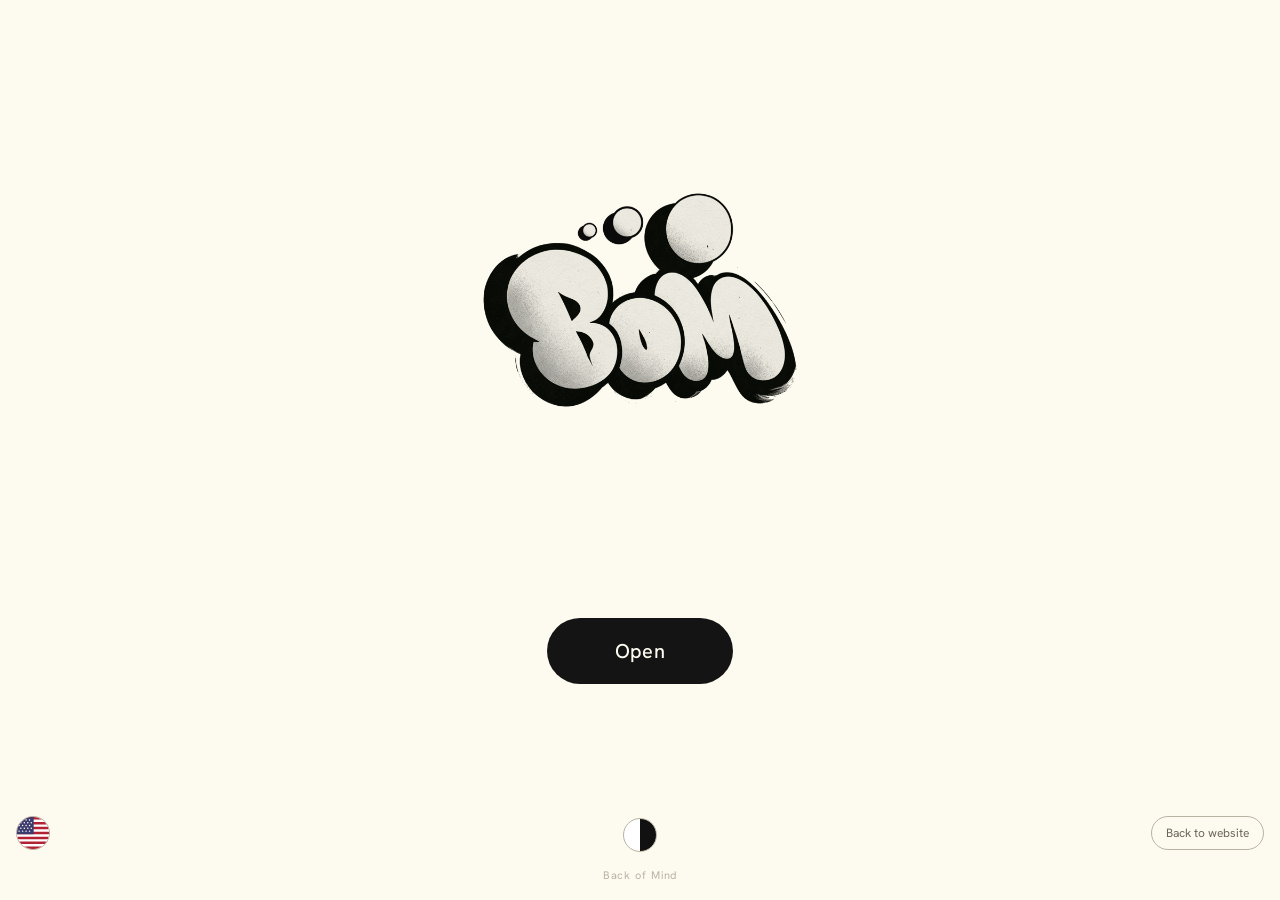
<file: demo.html>
<!doctype html>
<html lang="en">
<head>
<meta charset="utf-8">
<meta name="viewport" content="width=device-width, initial-scale=1, viewport-fit=cover">
<title>Demo | Back of Mind</title>
<meta name="description" content="Try Back of Mind in your browser. Notes you write here stay in this browser.">
<link rel="icon" href="favicon.png">
</head>
<body>
<style>
@font-face { font-family: "Hanken Grotesk"; src: url(hanken-grotesk.woff2) format("woff2"); font-weight: 100 900; font-display: swap; }
@font-face { font-family: "Atkinson Hyperlegible"; src: url(atkinson-hyperlegible-700.woff2) format("woff2"); font-weight: 700; font-display: swap; }
body { margin: 0; font-size: 14px; } [hidden] { display: none !important; }
/* Layout: one paper sheet; everything hangs off a single round button at bottom center. */
:root {
  color-scheme: light;
  --paper: #fdfaf0;
  --ink: #141414;
  --ink-soft: #6b675c;
  --ink-faint: #b9b3a3;
  --line: #e9e3d2;
  --sheet: #fffdf7;
  --shadow: 0 10px 34px rgba(60, 50, 20, .16), 0 1px 3px rgba(60, 50, 20, .1);
  --font: "Hanken Grotesk", system-ui, -apple-system, "Segoe UI", sans-serif;
  --on-tint: #141414;
}
:root[data-inv] {
  color-scheme: dark;
  --paper: #141413; --ink: #f6f2e6; --ink-soft: #a39e90; --ink-faint: #5e5a50; --line: #48453e; --sheet: #302f2b;
  --shadow: 0 10px 34px rgba(0, 0, 0, .5), 0 1px 3px rgba(0, 0, 0, .4);
}
html, body { height: 100%; }
body { background: var(--paper); color: var(--ink); font-family: var(--font); overflow: hidden; }
button { font: inherit; color: inherit; cursor: pointer; border: 0; background: none; padding: 0; }
button:focus-visible, input:focus-visible, textarea:focus-visible { outline: 2px solid var(--ink); outline-offset: 2px; }

.screen { position: fixed; inset: 0; transition: opacity .22s ease; }
.screen.off { opacity: 0; pointer-events: none; }

/* Start */
#start { display: flex; flex-direction: column; align-items: center; justify-content: flex-end; gap: 18px; padding-bottom: 24vh; background: var(--paper); z-index: 5; }
#logo { width: min(320px, 76%); height: auto; margin-block: auto; mix-blend-mode: multiply; user-select: none; -webkit-user-drag: none; }
:root[data-inv] #logo { filter: invert(1); mix-blend-mode: screen; }
.inv { flex: none; width: 34px; height: 34px; border-radius: 50%; border: 1px solid var(--ink-faint); background: linear-gradient(90deg, #ffffff 50%, #111111 50%); }
#lobbyLang { position: absolute; left: 16px; bottom: calc(50px + env(safe-area-inset-bottom, 0px)); width: 34px; height: 34px; padding: 0; border-radius: 50%; overflow: hidden; border: 1px solid var(--ink-faint); }
#lobbyLang svg { display: block; width: 100%; height: 100%; }
#lobbyLangList { position: absolute; left: 16px; bottom: calc(94px + env(safe-area-inset-bottom, 0px)); min-width: 190px; display: flex; flex-direction: column; padding: 6px; background: var(--sheet); border: 1px solid var(--line); border-radius: 16px; box-shadow: var(--shadow); }
.lopt { display: flex; align-items: center; gap: 10px; padding: 10px 12px; font-size: 14px; border-radius: 10px; text-align: left; }
.lopt:active { background: var(--line); }
.lopt .flag { width: 20px; height: 20px; border-radius: 50%; overflow: hidden; flex: none; box-shadow: 0 0 0 1px var(--line); }
.lopt .flag svg { display: block; width: 100%; height: 100%; }
.lopt[aria-checked="true"] { font-weight: 600; }
.lopt[aria-checked="true"]::after { content: "✓"; margin-left: auto; color: var(--ink-soft); }
#thanksBtn { position: absolute; right: 16px; bottom: calc(50px + env(safe-area-inset-bottom, 0px)); padding: 8px 14px; border-radius: 999px; border: 1px solid var(--ink-faint); font-size: 12px; color: var(--ink-soft); }
#web { z-index: 6; background: var(--paper); overflow-y: auto; padding-inline: 24px; padding-block: 72px 48px; }
#web .col { max-width: 420px; margin-inline: auto; display: flex; flex-direction: column; align-items: center; gap: 14px; text-align: center; }
#webLogo { width: min(220px, 60%); mix-blend-mode: multiply; }
:root[data-inv] #webLogo { filter: invert(1); mix-blend-mode: screen; }
#web h1 { margin: 0; font-size: 28px; font-weight: 700; text-wrap: balance; }
#web p { margin: 0; font-size: 15px; line-height: 1.5; color: var(--ink-soft); }
#web ul { list-style: none; margin: 8px 0; padding: 0; display: flex; flex-wrap: wrap; justify-content: center; gap: 8px; }
#web li { border: 1px solid var(--line); border-radius: 999px; padding: 6px 14px; font-size: 13px; }
#web .cta { background: var(--ink); color: var(--paper); border-radius: 999px; padding: 14px 32px; font-size: 16px; font-weight: 500; margin-top: 10px; }
#web .fine { font-size: 12px; color: var(--ink-soft); opacity: .7; }
#webBack { position: fixed; top: calc(16px + env(safe-area-inset-top, 0px)); left: 16px; width: 40px; height: 40px; border-radius: 50%; background: var(--sheet); border: 1px solid var(--line); color: var(--ink-soft); display: grid; place-items: center; }
#exitBtn { position: fixed; left: 16px; bottom: calc(34px + env(safe-area-inset-bottom, 0px)); width: 40px; height: 40px; border-radius: 50%; background: var(--sheet); border: 1px solid var(--line); color: var(--ink-soft); display: grid; place-items: center; z-index: 4; }
#gear { position: fixed; left: calc(50% + 42px); bottom: calc(34px + env(safe-area-inset-bottom, 0px)); width: 40px; height: 40px; border-radius: 50%; background: var(--sheet); border: 1px solid var(--line); color: var(--ink-soft); display: grid; place-items: center; z-index: 4; }
#menu { position: fixed; left: 50%; bottom: calc(96px + env(safe-area-inset-bottom, 0px)); transform: translateX(-50%); width: min(400px, calc(100% - 64px)); box-sizing: border-box; background: var(--sheet); border: 1px solid var(--line); border-radius: 26px; box-shadow: var(--shadow); padding: 12px; z-index: 3; display: flex; flex-direction: column; }
#menu .item { text-align: left; padding: 18px 22px; font-size: 18px; border-radius: 16px; display: flex; justify-content: space-between; align-items: baseline; gap: 16px; }
#menu .mhead { font-size: 12px; letter-spacing: .1em; text-transform: uppercase; color: var(--ink-soft); padding: 10px 22px 6px; }
#menu hr { border: 0; border-top: 1px solid var(--line); margin: 6px 22px; }
#undoHint { font-size: 13px; color: var(--ink-soft); min-width: 0; max-width: 55%; overflow: hidden; text-overflow: ellipsis; white-space: nowrap; }
#menu .val { display: inline-flex; align-items: center; gap: 8px; font-size: 15px; color: var(--ink-soft); }
#menu .flag { width: 22px; height: 22px; border-radius: 50%; overflow: hidden; flex: none; box-shadow: 0 0 0 1px var(--line); align-self: center; }
#menu .flag svg { display: block; width: 100%; height: 100%; }
#langList { display: flex; flex-direction: column; padding: 0 10px 6px; }
#langList .opt { display: flex; align-items: center; gap: 12px; padding: 12px; font-size: 16px; border-radius: 14px; text-align: left; }
#langList .opt:active { background: var(--line); }
#langList .opt[aria-checked="true"] { font-weight: 600; }
#langList .opt[aria-checked="true"]::after { content: "✓"; margin-left: auto; color: var(--ink-soft); }
#menu .item:active { background: var(--line); }
#mSkip, #mNums, #mRand { cursor: pointer; align-items: center; }
.note[data-num]::after { content: attr(data-num); position: absolute; top: 5px; right: 8px; font-size: 10px; font-weight: 600; opacity: .5; font-variant-numeric: tabular-nums; }
.note[data-num] > :first-child { padding-right: 14px; }
#tagPanel { display: flex; flex-wrap: wrap; gap: 6px; align-items: center; padding: 10px 0 2px; border-top: 1px solid color-mix(in srgb, currentColor 14%, transparent); margin-top: 8px; }
#tagPanel[hidden] { display: none; }
.chip { font: inherit; font-size: 13px; line-height: 1; padding: 7px 10px; border-radius: 999px; border: 1px solid color-mix(in srgb, currentColor 30%, transparent); background: color-mix(in srgb, currentColor 7%, transparent); color: inherit; }
.chip::after { content: ' \00d7'; opacity: .5; }
#tagIn { flex: 1; min-width: 90px; font: inherit; font-size: 16px; padding: 5px 2px; border: 0; background: none; color: inherit; outline: none; }
#tagIn::placeholder { color: inherit; opacity: .4; }
.note .tags { margin-top: 6px; font-size: .78em; font-weight: 600; opacity: .62; overflow-wrap: anywhere; }
#skipChk, #numsChk, #randChk, #tagsChk { width: 22px; height: 22px; margin: 0; accent-color: var(--ink); flex: none; }
#menu .item:disabled { opacity: .35; cursor: default; }
#mInv { align-self: center; width: 46px; height: 46px; margin: 12px 0 8px; }
#ver { align-self: center; font-size: 12px; letter-spacing: .06em; color: var(--ink-faint); padding-bottom: 4px; }
#openBtn { background: var(--ink); color: var(--paper); border-radius: 999px; padding: 20px 68px; font-size: 20px; font-weight: 500; letter-spacing: .02em; transition: transform .16s cubic-bezier(.3, 1.6, .5, 1); }
#openBtn:active { transform: scale(.9); }
#openBtn.go { animation: openPop .34s ease-out; }
@keyframes openPop {
  0% { transform: scale(.9); box-shadow: 0 0 0 0 color-mix(in srgb, var(--ink) 40%, transparent); }
  55% { transform: scale(1.1); }
  100% { transform: scale(1); box-shadow: 0 0 0 28px transparent; }
}
@media (prefers-reduced-motion: reduce) { #openBtn.go { animation: none; } }
#invBtn { position: absolute; left: 50%; margin-left: -17px; bottom: calc(48px + env(safe-area-inset-bottom, 0px)); }
.mark { position: absolute; left: 0; right: 0; bottom: calc(18px + env(safe-area-inset-bottom, 0px)); text-align: center; font-size: 11px; letter-spacing: .08em; color: var(--ink-faint); }

/* Main */
#main { overflow-y: auto; padding-inline: 5px; padding-block: 12px 140px; }
#grid { display: grid; grid-template-columns: repeat(3, minmax(0, 1fr)); gap: 5px; max-width: 720px; margin-inline: auto; align-items: start; }
.note { text-align: left; border-radius: 12px; padding: 8px; background: var(--c, var(--sheet)); border: 1px solid var(--line); min-width: 0; display: flex; flex-direction: column; gap: 4px; position: relative; transition: transform .18s ease, box-shadow .18s ease; user-select: none; -webkit-user-select: none; -webkit-touch-callout: none; touch-action: pan-y; }
.note:nth-child(3n+1) { transform-origin: 0 50%; }
.note:nth-child(3n) { transform-origin: 100% 50%; }
.note.held { opacity: .25; }
.note.zoom { position: fixed; z-index: 8; pointer-events: none; box-shadow: var(--shadow); }
.note.zoom p { display: block; -webkit-line-clamp: unset; overflow: visible; }
.note.zoom { overflow: hidden; }
.note h3 { margin: 0; font-family: "Atkinson Hyperlegible", var(--font); font-size: 14.5px; font-weight: 700; line-height: 1.25; letter-spacing: .01em; overflow-wrap: anywhere; padding-bottom: 5px; border-bottom: 1px solid color-mix(in srgb, currentColor 18%, transparent); }
.note h3 .st { margin-right: 4px; }
.note h3 .st svg { width: 1.2em; height: 1.2em; vertical-align: -.2em; }
.note h3:only-child { padding-bottom: 0; border-bottom: 0; }
.note { color: var(--on-tint); }
.note.plain { color: var(--ink); }
#pop { color: var(--pi); --pi: var(--on-tint); --pb: #fffdf7; }
#pop.plain { --pi: var(--ink); --pb: var(--paper); }
.note p { margin: 0; font-size: 11.5px; line-height: 1.4; opacity: .82; white-space: pre-wrap; overflow-wrap: anywhere; display: -webkit-box; -webkit-line-clamp: 8; -webkit-box-orient: vertical; overflow: hidden; }
#empty { position: absolute; inset: 0; display: grid; place-items: center; color: var(--ink-faint); font-size: 13px; pointer-events: none; }

#find { position: fixed; left: calc(50% - 82px); bottom: calc(34px + env(safe-area-inset-bottom, 0px)); width: 40px; height: 40px; border-radius: 50%; background: var(--sheet); border: 1px solid var(--line); color: var(--ink-soft); display: grid; place-items: center; z-index: 4; }
#find[aria-pressed="true"] { background: var(--ink); color: var(--paper); border-color: var(--ink); }
#findBar { position: fixed; left: 50%; top: calc(8px + env(safe-area-inset-top, 0px)); transform: translateX(-50%); width: min(56vw, 240px); z-index: 4; }
#findBar[hidden] { display: none; }
#qx[hidden] { display: none; }
#qx { position: absolute; right: 2px; top: 2px; width: 28px; height: 28px; border-radius: 50%; display: grid; place-items: center; color: var(--ink-soft); }
#q { width: 100%; box-sizing: border-box; height: 32px; padding: 0 30px 0 14px; border-radius: 16px; border: 1px solid var(--line); background: var(--sheet); color: var(--ink); font: inherit; font-size: 16px; box-shadow: var(--shadow); outline: none; -webkit-appearance: none; appearance: none; }
#q::-webkit-search-cancel-button { display: none; }
#main.finding #grid { padding-top: calc(34px + env(safe-area-inset-top, 0px)); }
#plus { position: fixed; left: 50%; bottom: calc(26px + env(safe-area-inset-bottom, 0px)); width: 56px; height: 56px; margin-left: -28px; border-radius: 50%; background: var(--ink); color: var(--paper); display: grid; place-items: center; box-shadow: var(--shadow); z-index: 4; transition: transform .2s ease; }
#plus svg { transition: transform .2s ease; }
#plus.open svg { transform: rotate(45deg); }
#plus:active { transform: scale(.94); }

/* Popup */
#veil { position: fixed; inset: 0; z-index: 2; }
#veil.dim { z-index: 5; background: rgba(20, 20, 20, .42); }
:root[data-inv] #veil.dim { background: rgba(0, 0, 0, .6); }
#pop { position: fixed; left: 50%; bottom: calc(96px + env(safe-area-inset-bottom, 0px)); width: min(320px, calc(100% - 32px)); transform: translateX(-50%) translateY(10px) scale(.96); transform-origin: 50% 100%; opacity: 0; pointer-events: none; transition: opacity .16s ease, transform .16s ease, background .15s ease; background: var(--c, var(--sheet)); border: 1px solid var(--line); border-radius: 18px; box-shadow: var(--shadow); padding: 14px; z-index: 6; display: flex; flex-direction: column; gap: 8px; }
#pop.open { opacity: 1; pointer-events: auto; transform: translateX(-50%); }
#pop.center { bottom: auto; top: 50%; transform: translate(-50%, -48%) scale(.96); transform-origin: 50% 50%; }
#pop.center.open { transform: translate(-50%, -50%); }
#pop.center #noteBody { height: min(240px, 40vh); }
#noteTitle, #noteBody { width: 100%; box-sizing: border-box; border: 0; background: transparent; font-family: var(--font); color: inherit; resize: none; padding: 4px 2px; }
#noteTitle { font-family: "Atkinson Hyperlegible", var(--font); font-size: 19px; font-weight: 700; line-height: 1.25; display: block; overflow: hidden; margin-top: 38px; padding-bottom: 9px; border-bottom: 1px solid color-mix(in srgb, currentColor 16%, transparent); }
#noteBody { font-size: 14px; line-height: 1.45; height: 130px; }
#noteTitle::placeholder, #noteBody::placeholder { color: color-mix(in srgb, currentColor 35%, transparent); }
#noteTitle:focus-visible, #noteBody:focus-visible { outline: none; }
.actions { display: flex; align-items: center; justify-content: center; gap: 12px; border-top: 1px solid rgba(0,0,0,.07); padding-top: 10px; position: relative; min-height: 52px; }
#saveBtn { background: var(--pi); color: var(--pb); border-radius: 999px; padding: 9px 26px; font-size: 14px; font-weight: 500; }
#closeBtn { width: 52px; height: 52px; border-radius: 50%; display: grid; place-items: center; border: 1px solid color-mix(in srgb, currentColor 22%, transparent); }
#closeBtn[hidden] { display: none; }
#trashBtn { position: absolute; left: 0; top: 50%; margin-top: -21px; width: 52px; height: 52px; border-radius: 50%; display: grid; place-items: center; border: 1px solid color-mix(in srgb, currentColor 22%, transparent); touch-action: none; user-select: none; -webkit-user-select: none; -webkit-touch-callout: none; }
#trashBtn .ring { position: absolute; inset: -1px; width: calc(100% + 2px); height: calc(100% + 2px); transform: rotate(-90deg); pointer-events: none; }
#trashBtn .ring circle { fill: none; stroke: currentColor; stroke-width: 3; stroke-dasharray: 151; stroke-dashoffset: 151; transition: stroke-dashoffset .18s ease-out; }
#trashBtn.holding .ring circle { stroke-dashoffset: 0; transition: stroke-dashoffset .9s linear; }
#trashBtn.holding { transform: scale(.94); }
#trashBtn[hidden] { display: none; }
#trashHint { position: absolute; left: 62px; top: 50%; transform: translateY(-50%); font-size: 12px; opacity: 0; transition: opacity .2s ease; pointer-events: none; white-space: nowrap; }
#trashHint.show { opacity: .7; }
#delBtn { font-size: 14px; padding: 9px 26px; border-radius: 999px; border: 1px solid color-mix(in srgb, currentColor 28%, transparent); opacity: .85; }

.note.starred { border: 1.5px solid color-mix(in srgb, currentColor 85%, transparent); box-shadow: inset 0 0 0 3px var(--paper); padding: 10px; border-radius: 14px; }
#pop.starred { outline: 2px solid color-mix(in srgb, currentColor 85%, transparent); outline-offset: 3px; }
:root[data-inv] .note.starred { border-color: var(--ink); }
:root[data-inv] #pop.starred { outline-color: var(--ink); }
#starBtn { position: absolute; top: 10px; left: 10px; width: 32px; height: 32px; border-radius: 50%; display: grid; place-items: center; }
#starBtn[aria-pressed="true"] svg { fill: currentColor; }
#colorBtn { position: absolute; top: 10px; right: 10px; width: 32px; height: 32px; border-radius: 50%; border: 1px solid rgba(0,0,0,.18); background: conic-gradient(#f29a8e, #f9de7a, #bfe3b4, #b5d3f2, #d3c2ef, #f29a8e); }
#colors { position: absolute; top: 48px; right: 8px; display: flex; flex-wrap: wrap; justify-content: flex-end; gap: 8px; padding: 10px; max-width: calc(100% - 16px); box-sizing: border-box; background: var(--paper); border: 1px solid var(--line); border-radius: 28px; box-shadow: var(--shadow); z-index: 1; }
.sw { width: 34px; height: 34px; border-radius: 50%; border: 1px solid color-mix(in srgb, var(--ink) 24%, transparent); background: var(--c); }
.sw[aria-pressed="true"] { box-shadow: 0 0 0 2px var(--paper), 0 0 0 3.5px var(--ink); }

#menu .mhead { display: flex; justify-content: space-between; align-items: center; padding: 2px 4px 4px 22px; }
#menuClose { width: 44px; height: 44px; border-radius: 50%; display: grid; place-items: center; color: var(--ink-soft); border: 1px solid var(--line); }
#colorBtn { touch-action: none; }
.sw { transition: transform .08s ease; }
.sw.hot { transform: scale(1.22); }
@media (prefers-reduced-motion: reduce) { * { transition: none !important; } }
</style>

<section id="start" class="screen">
  <img id="logo" alt="BOM" src="logo.webp">
  <button id="openBtn" type="button" data-t="open">Open</button>
  <button id="invBtn" class="inv" type="button" data-ta="invert" aria-label="Invert colors"></button>
  <button id="lobbyLang" type="button" data-ta="language" aria-label="Language"></button>
  <div id="lobbyLangList" role="radiogroup" hidden></div>
  <button id="thanksBtn" type="button" data-t="thanks">Back to website</button>
  <div class="mark">Back of Mind</div>
</section>


<main id="main" class="screen off">
  <div id="grid"></div>
  <div id="empty" data-t="empty" hidden>Nothing here yet. Tap + to add a note.</div>
</main>

<div id="veil" hidden></div>
<div id="pop" role="dialog" data-ta="note" aria-label="Note">
  <button id="colorBtn" type="button" data-ta="noteColor" aria-label="Note color"></button>
  <button id="starBtn" type="button" data-ta="star" aria-label="Star" aria-pressed="false">
    <svg width="27" height="27" viewBox="0 0 20 20" fill="none" stroke="currentColor" stroke-width="1.5" stroke-linejoin="round" stroke-linecap="round"><path d="M7.2 2.5h5.6l-.9 5.1 3.1 3.4H5l3.1-3.4z"/><path d="M10 11v6.5"/></svg>
  </button>
  <div id="colors" hidden></div>
  <textarea id="noteTitle" rows="1" data-tp="title" placeholder="Title" maxlength="80" autocomplete="off"></textarea>
  <textarea id="noteBody" data-tp="note" placeholder="Note"></textarea>
  <div id="tagPanel" hidden><input id="tagIn" type="text" data-tp="tagPh" data-ta="tagPh" aria-label="Add tag" placeholder="#add tag" maxlength="24" autocomplete="off" autocapitalize="off" spellcheck="false"></div>
  <div class="actions">
    <button id="delBtn" type="button" data-t="cancel">Cancel</button>
    <button id="trashBtn" type="button" data-ta="holdDelete" aria-label="Hold to delete" hidden>
      <svg class="ring" viewBox="0 0 52 52" aria-hidden="true"><circle cx="26" cy="26" r="24"/></svg>
      <svg width="20" height="20" viewBox="0 0 20 20" fill="none" stroke="currentColor" stroke-width="1.5" stroke-linecap="round" stroke-linejoin="round" aria-hidden="true"><path d="M3.5 5.5h13M8 5.5V3.5h4v2M5.5 5.5l.8 11h7.4l.8-11M8.5 8.5v5M11.5 8.5v5"/></svg>
    </button>
    <button id="closeBtn" type="button" data-ta="close" aria-label="Close" hidden>
      <svg width="18" height="18" viewBox="0 0 20 20" fill="none" stroke="currentColor" stroke-width="1.8" stroke-linecap="round" aria-hidden="true"><path d="M5 5l10 10M15 5L5 15"/></svg>
    </button>
    <span id="trashHint" data-t="holdDelete">Hold to delete</span>
    <button id="saveBtn" type="button" data-t="save" hidden>Save</button>
  </div>
</div>
<div id="menu" hidden>
  <div class="mhead"><span data-t="settings">Settings</span><button id="menuClose" type="button" data-ta="close" aria-label="Close"><svg width="14" height="14" viewBox="0 0 16 16" fill="none" stroke="currentColor" stroke-width="1.8" stroke-linecap="round" aria-hidden="true"><path d="M3 3l10 10M13 3L3 13"/></svg></button></div>
  <button id="mUndo" class="item" type="button"><span data-t="undo">Undo delete</span><span id="undoHint"></span></button>
  <hr>
  <button id="mLang" class="item" type="button"><span data-t="language">Language</span><span class="val"><span id="langFlag" class="flag"></span><span id="langName">English</span></span></button>
  <div id="langList" role="radiogroup" hidden></div>
  <label id="mSkip" class="item"><span data-t="skipLobby">Skip lobby page</span><input id="skipChk" type="checkbox"></label>
  <label id="mNums" class="item"><span data-t="orderNums">Show order numbers</span><input id="numsChk" type="checkbox"></label>
  <label id="mRand" class="item"><span data-t="randColor">Pick random colors for new notes</span><input id="randChk" type="checkbox"></label>
  <label id="mTags" class="item"><span data-t="tagsOn">Enable tags</span><input id="tagsChk" type="checkbox"></label>
  <hr>
  <button id="mInv" class="inv" type="button" data-ta="invert" aria-label="Invert colors"></button>
  <div id="ver">Version 0.002</div>
</div>
<button id="exitBtn" type="button" data-ta="backStart" aria-label="Back to start screen" hidden>
  <svg width="16" height="16" viewBox="0 0 16 16" fill="none" stroke="currentColor" stroke-width="1.8" stroke-linecap="round"><path d="M3 3l10 10M13 3L3 13"/></svg>
</button>
<button id="find" type="button" data-ta="search" aria-label="Search" aria-pressed="false" hidden>
  <svg width="18" height="18" viewBox="0 0 20 20" fill="none" stroke="currentColor" stroke-width="1.8" stroke-linecap="round"><circle cx="8.8" cy="8.8" r="5.6"/><path d="M13 13l4.5 4.5"/></svg>
</button>
<div id="findBar" hidden><input id="q" type="search" data-tp="searchPh" data-ta="search" aria-label="Search" placeholder="Search notes" autocomplete="off" autocapitalize="off" spellcheck="false"><button id="qx" type="button" data-ta="close" aria-label="Close" hidden><svg width="12" height="12" viewBox="0 0 20 20" fill="none" stroke="currentColor" stroke-width="1.8" stroke-linecap="round" aria-hidden="true"><path d="M5 5l10 10M15 5L5 15"/></svg></button></div>
<button id="gear" type="button" data-ta="settings" aria-label="Settings" hidden>
  <svg width="18" height="18" viewBox="0 0 20 20" fill="none" stroke="currentColor" stroke-width="1.6" stroke-linecap="round"><path d="M3 6h14M3 14h14"/><circle cx="8" cy="6" r="2.2" fill="var(--sheet)"/><circle cx="12" cy="14" r="2.2" fill="var(--sheet)"/></svg>
</button>
<button id="plus" type="button" data-ta="newNote" aria-label="New note" hidden>
  <svg width="22" height="22" viewBox="0 0 22 22" fill="none" stroke="currentColor" stroke-width="2" stroke-linecap="round"><path d="M11 3v16M3 11h16"/></svg>
</button>

<script>
(() => {
const localStorage = (() => { const m = {}; return { getItem: k => (k in m ? m[k] : null), setItem: (k, v) => { m[k] = String(v); }, removeItem: k => { delete m[k]; } }; })();
const $ = id => document.getElementById(id);
const PIN = '<svg viewBox="0 0 20 20" fill="currentColor" stroke="currentColor" stroke-width="1.5" stroke-linejoin="round" stroke-linecap="round" aria-hidden="true"><path d="M7.2 2.5h5.6l-.9 5.1 3.1 3.4H5l3.1-3.4z"/><path d="M10 11v6.5"/></svg>';
const KEY = 'back-of-mind-notes';
/* Translations: add a language by adding an entry to LANGS and a table to STR. Missing keys fall back to en-US. */
const FLAG = {
  us: '<svg viewBox="0 0 24 24"><rect width="24" height="24" fill="#fff"/><path d="M12 0v24" stroke="#b22234" stroke-width="24" stroke-dasharray="1.846"/><rect width="12.5" height="12.92" fill="#3c3b6e"/><g stroke="#fff" stroke-width="1.1" stroke-linecap="round" stroke-dasharray="0 2.6"><path d="M1.6 2.2h10M1.6 6.4h10M1.6 10.6h10M2.9 4.3h9M2.9 8.5h9"/></g></svg>',
  fi: '<svg viewBox="0 0 24 24"><rect width="24" height="24" fill="#fff"/><path d="M9 0v24M0 12h24" stroke="#003580" stroke-width="5.4"/></svg>',
  gb: '<svg viewBox="0 0 24 24"><rect width="24" height="24" fill="#012169"/><path d="M0 0l24 24M24 0L0 24" stroke="#fff" stroke-width="4.8"/><path d="M0 0l24 24M24 0L0 24" stroke="#c8102e" stroke-width="1.6"/><path d="M12 0v24M0 12h24" stroke="#fff" stroke-width="8"/><path d="M12 0v24M0 12h24" stroke="#c8102e" stroke-width="4.8"/></svg>'
};
const LANGS = [
  { id: 'en-US', name: 'English', full: 'English (US)', flag: 'us' },
  { id: 'en-GB', name: 'English', full: 'English (UK)', flag: 'gb' },
  { id: 'fi', name: 'Suomi', full: 'Suomi', flag: 'fi' }
];
const STR = {
  'en-US': {
    open: 'Open', thanks: 'Back to website', invert: 'Invert colors', empty: 'Nothing here yet. Tap + to add a note.',
    noteColor: 'Note color', color: 'Color', title: 'Title', note: 'Note', del: 'Delete', cancel: 'Cancel', save: 'Save',
    settings: 'Settings', clear: 'Clear all notes', clearArmed: 'Tap again to clear',
    undo: 'Undo delete', undoNone: 'Nothing to undo', undoMany: '{n} notes', language: 'Language', orderNums: 'Show order numbers', randColor: 'Pick random colors for new notes', close: 'Close', tagsOn: 'Enable tags', tagPh: '#add tag', search: 'Search', searchPh: 'Search notes', noMatch: 'No matching notes.', holdDelete: 'Hold to delete', skipLobby: 'Skip lobby page', newNote: 'New note',
    star: 'Pin', backLobby: 'Back to lobby', backStart: 'Back to start screen',
    tagline: 'The smallest notes app that works.', noAccount: 'No account', noAds: 'No ads', free: 'Free',
    merchText: 'The app is free and stays free. If you like it, grab a BOM sticker, tee or tote. Every piece of merch supports the developer.',
    merch: 'See the merch', merchSoon: 'Merch coming soon', concept: 'Concept page. The real website will replace this.'
  },
  'en-GB': { randColor: 'Pick random colours for new notes', invert: 'Invert colours', noteColor: 'Note colour', color: 'Colour' },
  'fi': {
    open: 'Avaa', thanks: 'Takaisin sivustolle', invert: 'Käännä värit', empty: 'Täällä ei ole vielä mitään. Lisää muistiinpano painamalla +.',
    noteColor: 'Muistiinpanon väri', color: 'Väri', title: 'Otsikko', note: 'Muistiinpano', del: 'Poista', cancel: 'Peruuta', save: 'Tallenna',
    settings: 'Asetukset', clear: 'Tyhjennä kaikki muistiinpanot', clearArmed: 'Vahvista napauttamalla uudelleen',
    undo: 'Kumoa poisto', undoNone: 'Ei kumottavaa', undoMany: '{n} muistiinpanoa', language: 'Kieli', orderNums: 'Näytä järjestysnumerot', randColor: 'Valitse uusille muistiinpanoille satunnaiset värit', close: 'Sulje', tagsOn: 'Ota tunnisteet käyttöön', tagPh: '#lisää tunniste', search: 'Haku', searchPh: 'Hae muistiinpanoja', noMatch: 'Ei osumia.', holdDelete: 'Poista pitämällä pohjassa', skipLobby: 'Ohita aulasivu', newNote: 'Uusi muistiinpano',
    star: 'Kiinnitä', backLobby: 'Takaisin aulaan', backStart: 'Takaisin aloitusnäyttöön',
    tagline: 'Pienin muistiinpanosovellus, joka toimii.', noAccount: 'Ei tiliä', noAds: 'Ei mainoksia', free: 'Ilmainen',
    merchText: 'Sovellus on ilmainen ja pysyy ilmaisena. Jos pidät siitä, nappaa BOM-tarra, t-paita tai kangaskassi. Jokainen tuote tukee kehittäjää.',
    merch: 'Katso tuotteet', merchSoon: 'Tuotteet tulossa pian', concept: 'Konseptisivu. Oikea verkkosivusto korvaa tämän.'
  }
};
let lang = 'en-US';
try { const l = localStorage.getItem(KEY + '-lang'); if (LANGS.some(x => x.id === l)) lang = l; } catch (e) {}
const t = (k, v) => (STR[lang][k] || STR['en-US'][k] || k).replace('{n}', v);
function undoText() {
  const u = undo && undo[0][1];
  return !undo ? t('undoNone') : undo.length > 1 ? t('undoMany', undo.length) : (u.title || (u.body || '').split('\n')[0] || t('note'));
}
function applyLang() {
  const L = LANGS.find(x => x.id === lang);
  document.documentElement.lang = lang;
  document.querySelectorAll('[data-t]').forEach(e => { e.textContent = t(e.dataset.t); });
  document.querySelectorAll('[data-ta]').forEach(e => e.setAttribute('aria-label', t(e.dataset.ta)));
  document.querySelectorAll('[data-tp]').forEach(e => { e.placeholder = t(e.dataset.tp); });
  document.querySelectorAll('.sw').forEach(e => e.setAttribute('aria-label', t('color')));
  $('undoHint').textContent = undoText();
  $('langFlag').innerHTML = FLAG[L.flag]; $('langName').textContent = L.name;
  $('lobbyLang').innerHTML = FLAG[L.flag];
  document.querySelectorAll('#lobbyLangList .lopt').forEach(o => o.setAttribute('aria-checked', o.dataset.id === lang));
  $('mLang').setAttribute('aria-label', t('language') + ': ' + L.full);
  document.querySelectorAll('#langList .opt').forEach(o => o.setAttribute('aria-checked', o.dataset.id === lang));
}
for (const L of LANGS) {
  const o = document.createElement('button');
  o.type = 'button'; o.className = 'opt'; o.dataset.id = L.id; o.setAttribute('role', 'radio');
  o.innerHTML = '<span class="flag">' + FLAG[L.flag] + '</span>';
  o.append(L.full);
  o.onclick = () => { setLang(L.id); $('langList').hidden = true; $('mLang').setAttribute('aria-expanded', false); };
  $('langList').append(o);
}
for (const L of LANGS) {
  const o = document.createElement('button');
  o.type = 'button'; o.className = 'lopt'; o.dataset.id = L.id; o.setAttribute('role', 'radio');
  o.innerHTML = '<span class="flag">' + FLAG[L.flag] + '</span>';
  o.append(L.full);
  o.onclick = () => { setLang(L.id); $('lobbyLangList').hidden = true; };
  $('lobbyLangList').append(o);
}
function setLang(id) { lang = id; try { localStorage.setItem(KEY + '-lang', id); } catch (e) {} applyLang(); render(); }
const COLORS = ['#fffdf7', '#f9de7a', '#f6c79f', '#f29a8e', '#bfe3b4', '#b5d3f2', '#d3c2ef'];
const OLD_COLORS = ['#fffdf7', '#fbe9a8', '#f8dcc4', '#f6d9d2', '#d6ecd0', '#d3e4f5', '#e3d9f2'];
const newColor = n => { const i = OLD_COLORS.indexOf(n.color); if (i > 0) n.color = COLORS[i]; if (n.color === '#f3bcb3') n.color = COLORS[3]; };
let nums = false, rand = false, tagsOn = false, tags = [];
try { tagsOn = !!localStorage.getItem(KEY + '-tags'); } catch (e) {}
try { rand = !!localStorage.getItem(KEY + '-rand'); } catch (e) {}
try { nums = !!localStorage.getItem(KEY + '-nums'); } catch (e) {}
let notes = [];
try { notes = JSON.parse(localStorage.getItem(KEY)) || []; } catch (e) {}
notes.forEach(newColor);
let editing = null, color = COLORS[0];

function store() { try { localStorage.setItem(KEY, JSON.stringify(notes)); } catch (e) {} }
let undo = null;
try { undo = JSON.parse(localStorage.getItem(KEY + '-undo')) || null; } catch (e) {}
if (undo) undo.forEach(u => newColor(u[1]));
function saveUndo() { try { localStorage.setItem(KEY + '-undo', JSON.stringify(undo)); } catch (e) {} }
function removeNotes(list) {
  const gone = list.map(n => [notes.indexOf(n), n]).filter(u => u[0] >= 0).sort((a, b) => a[0] - b[0]);
  if (!gone.length) return;
  undo = gone;
  notes = notes.filter(n => !list.includes(n));
  saveUndo(); store(); render();
}
function undoDelete() {
  if (!undo) return;
  for (const [i, n] of undo) notes.splice(Math.min(i, notes.length), 0, n);
  undo = null; saveUndo(); store(); render();
}

let zoomEl = null;
function zoomOut() { if (zoomEl) { zoomEl.remove(); zoomEl = null; } }
function zoomIn(b) {
  zoomOut();
  const r = b.getBoundingClientRect(), M = 8;
  const c = b.cloneNode(true);
  c.classList.add('zoom');
  Object.assign(c.style, { left: r.left + 'px', top: r.top + 'px', width: r.width + 'px', margin: '0', transformOrigin: '0 0' });
  document.body.append(c); zoomEl = c;
  const w = c.offsetWidth, h = c.offsetHeight, vw = innerWidth, vh = innerHeight;
  const s = Math.max(.75, Math.min(1.6, (vw - 2 * M) / w, (vh - 2 * M) / h));
  const maxH = (vh - 2 * M) / s;
  c.style.maxHeight = maxH + 'px';
  const w2 = w * s, h2 = Math.min(h, maxH) * s;
  const x = Math.min(Math.max(r.left + w / 2 - w2 / 2, M), vw - M - w2);
  const y = Math.min(Math.max(r.top + r.height / 2 - h2 / 2, M), vh - M - h2);
  c.style.transform = 'translate(' + (x - r.left) + 'px,' + (y - r.top) + 'px) scale(' + s + ')';
}

let query = '';
function clearFind() { $('q').value = ''; $('qx').hidden = true; if (query) { query = ''; render(); } }
function setFind(on) {
  $('findBar').hidden = !on; $('main').classList.toggle('finding', on);
  if (!on) clearFind();
}
function render() {
  const grid = $('grid');
  grid.textContent = '';
  let idx = 0;
  const ql = query.trim().toLowerCase(); let shown = 0;
  for (const n of notes.filter(n => n.star).concat(notes.filter(n => !n.star))) {
    ++idx;
    if (ql && !((n.title || '') + '\n' + (n.body || '') + (tagsOn && n.tags ? '\n#' + n.tags.join(' #') : '')).toLowerCase().includes(ql)) continue;
    shown++;
    const b = document.createElement('button');
    b.type = 'button'; b.className = n.star ? 'note starred' : 'note';
    if (nums) b.dataset.num = idx;
    if (n.color === COLORS[0]) b.classList.add('plain'); else b.style.setProperty('--c', n.color);
    if (n.title || n.star) {
      const h = document.createElement('h3'); h.textContent = n.title;
      if (n.star) { const s = document.createElement('span'); s.className = 'st'; s.innerHTML = PIN; h.prepend(s); }
      b.append(h);
    }
    if (n.body) { const p = document.createElement('p'); p.textContent = n.body; b.append(p); }
    if (tagsOn && n.tags && n.tags.length) { const d = document.createElement('div'); d.className = 'tags'; d.textContent = '#' + n.tags.join(' #'); b.append(d); }
    let timer, wasHeld = false, swiping = false, down = false, sx = 0, sy = 0, dx = 0;
    const release = () => { down = false; clearTimeout(timer); zoomOut(); b.classList.remove('held'); b.style.transition = b.style.transform = b.style.opacity = ''; };
    b.onpointerdown = e => {
      wasHeld = swiping = false; down = true; sx = e.clientX; sy = e.clientY; dx = 0;
      try { b.setPointerCapture(e.pointerId); } catch (err) {}
      timer = setTimeout(() => { wasHeld = true; zoomIn(b); b.classList.add('held'); }, 300);
    };
    b.onpointermove = e => {
      if (!down || wasHeld) return;
      dx = e.clientX - sx;
      if (!swiping && Math.abs(dx) > 10 && Math.abs(dx) > Math.abs(e.clientY - sy)) { swiping = true; clearTimeout(timer); b.style.transition = 'none'; }
      if (swiping) { const x = Math.min(0, dx); b.style.transform = 'translateX(' + x + 'px)'; b.style.opacity = Math.max(.25, 1 + x / 160); }
    };
    b.onpointerup = () => {
      if (!(swiping && dx < -70)) return release();
      down = false;
      b.style.transition = 'transform .16s ease, opacity .16s ease'; b.style.transform = 'translateX(-130%)'; b.style.opacity = 0;
      setTimeout(() => removeNotes([n]), 160);
    };
    b.onpointercancel = release;
    b.addEventListener('touchmove', e => { if (wasHeld && e.cancelable) e.preventDefault(); }, { passive: false });
    b.oncontextmenu = e => e.preventDefault();
    b.onclick = () => { if (!wasHeld && !swiping) openPop(n); };
    grid.append(b);
  }
  $('empty').hidden = shown > 0;
  $('empty').textContent = t(notes.length && ql ? 'noMatch' : 'empty');
}

function setColor(c) {
  color = c;
  const plain = c === COLORS[0];
  $('pop').classList.toggle('plain', plain);
  if (plain) $('pop').style.removeProperty('--c'); else $('pop').style.setProperty('--c', c);
  document.querySelectorAll('.sw').forEach(s => s.setAttribute('aria-pressed', s.dataset.c === c));
  liveSave();
}

let star = false;
function setStar(v) {
  star = v; $('pop').classList.toggle('starred', v); $('starBtn').setAttribute('aria-pressed', v);
  liveSave();
}
let isNew = false, orig = null;
function liveSave() {
  if (!$('pop').classList.contains('open')) return;
  const title = $('noteTitle').value.trim(), body = $('noteBody').value.trim();
  if (!(title || body)) return;
  if (editing) Object.assign(editing, { title, body, color, star, tags });
  else { editing = { id: Date.now(), title, body, color, star, tags }; notes.unshift(editing); }
  store();
}
function drawTags() {
  $('tagPanel').hidden = !tagsOn;
  $('tagPanel').querySelectorAll('.chip').forEach(c => c.remove());
  for (const g of tags) {
    const c = document.createElement('button');
    c.type = 'button'; c.className = 'chip'; c.textContent = '#' + g;
    c.onclick = () => { tags = tags.filter(x => x !== g); drawTags(); liveSave(); };
    $('tagIn').before(c);
  }
}
function addTag() {
  const g = $('tagIn').value.replace(/[#,\s]+/g, '').slice(0, 24);
  $('tagIn').value = '';
  if (!g || tags.some(x => x.toLowerCase() === g.toLowerCase())) return;
  tags = tags.concat(g); drawTags(); liveSave();
}
function dropNew() { notes = notes.filter(n => n !== editing); store(); render(); }
function openPop(n) {
  editing = n || null; isNew = !n; orig = n ? Object.assign({}, n) : null;
  $('pop').classList.add('center');
  $('delBtn').hidden = !!n; $('saveBtn').hidden = !!n; $('trashBtn').hidden = !n; $('closeBtn').hidden = !n; $('trashHint').classList.remove('show');
  $('noteTitle').value = n ? n.title : '';
  $('noteBody').value = n ? n.body : '';
  setColor(n ? n.color : rand ? COLORS[1 + Math.floor(Math.random() * (COLORS.length - 1))] : COLORS[0]);
  setStar(n ? !!n.star : false);
  tags = n && n.tags ? n.tags.slice() : []; $('tagIn').value = ''; drawTags();
  $('colors').hidden = true;
  $('pop').classList.add('open'); $('plus').classList.add('open'); $('veil').hidden = false; $('veil').classList.add('dim');
  lastTitle = ''; fitTitle();
  if (!n) $('noteTitle').focus();
}
function closePop() {
  $('pop').classList.remove('open'); $('plus').classList.remove('open'); $('veil').hidden = true; $('veil').classList.remove('dim');
  $('colors').hidden = true; editing = null;
  document.activeElement && document.activeElement.blur();
}
function save() {
  const title = $('noteTitle').value.trim(), body = $('noteBody').value.trim();
  if (title || body) { liveSave(); render(); }
  else if (editing) {
    if (isNew) dropNew();
    else { Object.assign(editing, orig); removeNotes([editing]); }
  }
  closePop();
}
function del() {
  if (editing) { if (isNew) dropNew(); else removeNotes([editing]); }
  closePop();
}

for (const c of COLORS) {
  const s = document.createElement('button');
  s.type = 'button'; s.className = 'sw'; s.dataset.c = c; s.style.setProperty('--c', c === COLORS[0] ? 'var(--sheet)' : c);
  s.setAttribute('aria-label', 'Color'); s.onclick = () => { setColor(c); $('colors').hidden = true; };
  $('colors').append(s);
}

$('openBtn').onclick = () => {
  $('openBtn').classList.add('go');
  setTimeout(() => {
    $('start').classList.add('off'); $('main').classList.remove('off'); $('plus').hidden = false; $('gear').hidden = false; setFind(true); $('exitBtn').hidden = false;
  }, 260);
};

const EX = [
  ['Weekend shop', 'Milk\nRye bread\nEggs\nButter\nCoffee\nTomatoes', 1, 1],
  ['Packing for Lapland', 'Wool socks\nHeadlamp\nThermos\nCamera\nCharger', 5, 1],
  ['Call mum', '', 0],
  ['Baking', 'Flour\nSugar\nCardamom\nYeast\nPearl sugar', 3],
  ['App idea', 'A notes app with one button. No folders, no accounts, nothing to set up. You open it, write the thing down, and close it again.', 4],
  ['Dentist', 'Thu 14:30', 1],
  ['Books to read', 'The Summer Book\nPiranesi\nA Month in the Country', 6],
  ['Gift ideas', 'Board game\nGood coffee\nWool blanket', 2],
  ['Return library books', '', 5],
  ['Pharmacy', 'Toothpaste\nPlasters\nVitamin D', 0],
  ['Quote', 'Make it work, then make it small.', 3],
  ['Try it', 'Tap a note to edit it. Hold to zoom. Swipe left to delete. The plus button adds a new one.', 2, 1],
  ['Running low', 'Salt\nOlive oil\nTea', 0]
];
const OLD = ['Weekend shop', 'Taco night', 'Breakfast', 'Sauna evening', 'Baking', 'Soup', 'Pharmacy', 'Party', 'Pasta', 'Cat', 'Smoothies', 'Cleaning', 'Picnic', 'Curry', 'Running low'];
function addExamples() {
  const t = Date.now();
  notes = EX.map((e, i) => ({ id: t + i, title: e[0], body: e[1], color: COLORS[e[2]], star: !!e[3], ex: true })).concat(notes);
  store(); render();
}
let seeded = false, inv = false;
try { seeded = !!localStorage.getItem(KEY + '-seeded3'); inv = !!localStorage.getItem(KEY + '-inv'); } catch (e) {}
if (!seeded) {
  notes = notes.filter(n => !n.ex && !OLD.includes(n.title));
  addExamples(); try { localStorage.setItem(KEY + '-seeded3', '1'); } catch (e) {}
}
function setInv(on) {
  inv = on; document.documentElement.toggleAttribute('data-inv', on);
  try { localStorage.setItem(KEY + '-inv', on ? '1' : ''); } catch (e) {}
}
setInv(inv);
function closeMenu() { $('menu').hidden = true; $('langList').hidden = true; $('mLang').setAttribute('aria-expanded', false); }
function closeAll() { closePop(); closeMenu(); }
$('invBtn').onclick = $('mInv').onclick = () => setInv(!inv);
$('menuClose').onclick = closeAll;
$('gear').onclick = () => { const open = $('menu').hidden; closeAll(); if (open) { $('mUndo').disabled = !undo;
  $('undoHint').textContent = undoText();
  $('menu').hidden = false; $('veil').hidden = false; } };
$('mLang').onclick = () => { $('mLang').setAttribute('aria-expanded', !($('langList').hidden = !$('langList').hidden)); };
$('mUndo').onclick = () => { undoDelete(); closeAll(); };
$('qx').onclick = () => { clearFind(); $('q').focus(); };
$('q').oninput = () => { query = $('q').value; $('qx').hidden = !query; render(); };
$('q').onkeydown = e => { if (e.key === 'Enter') $('q').blur(); if (e.key === 'Escape') { clearFind(); $('q').blur(); } };
$('plus').onclick = () => { closeMenu(); $('pop').classList.contains('open') ? closePop() : openPop(); };
$('veil').onclick = () => { if ($('pop').classList.contains('open')) save(); closeAll(); };
$('exitBtn').onclick = () => {
  closeAll(); $('openBtn').classList.remove('go');
  $('main').classList.add('off'); $('start').classList.remove('off');
  $('plus').hidden = true; $('gear').hidden = true; setFind(false); $('exitBtn').hidden = true;
};
$('saveBtn').onclick = save;
{
  const tb = $('trashBtn'); let holdT, hintT;
  const start = () => { clearTimeout(holdT); tb.classList.add('holding'); holdT = setTimeout(() => { tb.classList.remove('holding'); del(); }, 900); };
  const stop = () => {
    if (!tb.classList.contains('holding')) return;
    clearTimeout(holdT); tb.classList.remove('holding');
    $('trashHint').classList.add('show'); clearTimeout(hintT); hintT = setTimeout(() => $('trashHint').classList.remove('show'), 1600);
  };
  tb.onpointerdown = e => { try { tb.setPointerCapture(e.pointerId); } catch (err) {} start(); };
  tb.onpointerup = tb.onpointercancel = stop;
  tb.oncontextmenu = e => e.preventDefault();
  tb.onkeydown = e => { if ((e.key === 'Enter' || e.key === ' ') && !e.repeat) { e.preventDefault(); start(); } };
  tb.onkeyup = e => { if (e.key === 'Enter' || e.key === ' ') stop(); };
}
let lastTitle = '';
function fitTitle() {
  const e = $('noteTitle'), cs = getComputedStyle(e);
  const pad = parseFloat(cs.paddingTop) + parseFloat(cs.paddingBottom) + parseFloat(cs.borderBottomWidth), two = Math.round(parseFloat(cs.lineHeight) * 2 + pad) + 1;
  if (/[\r\n]/.test(e.value)) e.value = e.value.replace(/[\r\n]+/g, ' ');
  e.style.height = 'auto';
  if (e.scrollHeight + parseFloat(cs.borderBottomWidth) > two + 2 && e.value.length > lastTitle.length && lastTitle) { e.value = lastTitle; e.style.height = 'auto'; }
  lastTitle = e.value;
  e.style.height = Math.min(e.scrollHeight + parseFloat(cs.borderBottomWidth), two) + 'px';
}
$('noteTitle').addEventListener('input', fitTitle);
$('noteTitle').addEventListener('keydown', e => { if (e.key === 'Enter') { e.preventDefault(); $('noteBody').focus(); } });
addEventListener('resize', () => { if ($('pop').classList.contains('open')) fitTitle(); });
$('noteTitle').addEventListener('input', liveSave);
$('noteBody').addEventListener('input', liveSave);
$('lobbyLang').onclick = () => { $('lobbyLangList').hidden = !$('lobbyLangList').hidden; };
$('start').addEventListener('click', e => { if (!e.target.closest('#lobbyLang, #lobbyLangList')) $('lobbyLangList').hidden = true; });
$('thanksBtn').onclick = () => { location.href = './'; };
$('starBtn').onclick = () => setStar(!star);
$('delBtn').onclick = del;
$('closeBtn').onclick = () => $('veil').click();
{
  const cb = $('colorBtn'); let pressed = false, wasOpen = false, slid = false, last = null;
  const unhot = () => document.querySelectorAll('.sw.hot').forEach(x => x.classList.remove('hot'));
  cb.onpointerdown = e => {
    pressed = true; slid = false; last = null; wasOpen = !$('colors').hidden;
    try { cb.setPointerCapture(e.pointerId); } catch (err) {}
    $('colors').hidden = false;
  };
  cb.onpointermove = e => {
    if (!pressed) return;
    const el = document.elementFromPoint(e.clientX, e.clientY), sw = el && el.closest ? el.closest('.sw') : null;
    unhot();
    if (sw) { sw.classList.add('hot'); if (sw !== last) { last = sw; slid = true; setColor(sw.dataset.c); } }
  };
  cb.onpointerup = () => { pressed = false; unhot(); if (slid || wasOpen) $('colors').hidden = true; };
  cb.onpointercancel = () => { pressed = false; unhot(); };
  cb.oncontextmenu = e => e.preventDefault();
  cb.onclick = e => { if (e.detail === 0) $('colors').hidden = !$('colors').hidden; };
}
document.addEventListener('keydown', e => {
  if (!$('pop').classList.contains('open')) return;
  if (e.key === 'Escape') { if (editing) save(); else closePop(); }
  if (e.key === 'Enter' && (e.metaKey || e.ctrlKey)) save();
});
let skip = false;
try { skip = !!localStorage.getItem(KEY + '-skip'); } catch (e) {}
$('skipChk').checked = skip;
$('numsChk').checked = nums;
$('tagsChk').checked = tagsOn;
$('tagsChk').onchange = () => { tagsOn = $('tagsChk').checked; try { localStorage.setItem(KEY + '-tags', tagsOn ? '1' : ''); } catch (e) {} render(); };
$('tagIn').oninput = () => { if (/[\s,]$/.test($('tagIn').value)) addTag(); };
$('tagIn').onkeydown = e => { if (e.key === 'Enter') { e.preventDefault(); addTag(); } else if (e.key === 'Backspace' && !$('tagIn').value && tags.length) { tags = tags.slice(0, -1); drawTags(); liveSave(); } };
$('tagIn').onblur = addTag;
$('randChk').checked = rand;
$('randChk').onchange = () => { rand = $('randChk').checked; try { localStorage.setItem(KEY + '-rand', rand ? '1' : ''); } catch (e) {} };
$('numsChk').onchange = () => { nums = $('numsChk').checked; try { localStorage.setItem(KEY + '-nums', nums ? '1' : ''); } catch (e) {} render(); };
$('skipChk').onchange = () => { try { localStorage.setItem(KEY + '-skip', $('skipChk').checked ? '1' : ''); } catch (e) {} };
if (skip) {
  $('start').style.transition = 'none';
  $('start').classList.add('off'); $('main').classList.remove('off'); $('plus').hidden = false; $('gear').hidden = false; setFind(true); $('exitBtn').hidden = false;
  setTimeout(() => { $('start').style.transition = ''; }, 50);
}
applyLang();
render();
})();
</script>

</body>
</html>
</file>
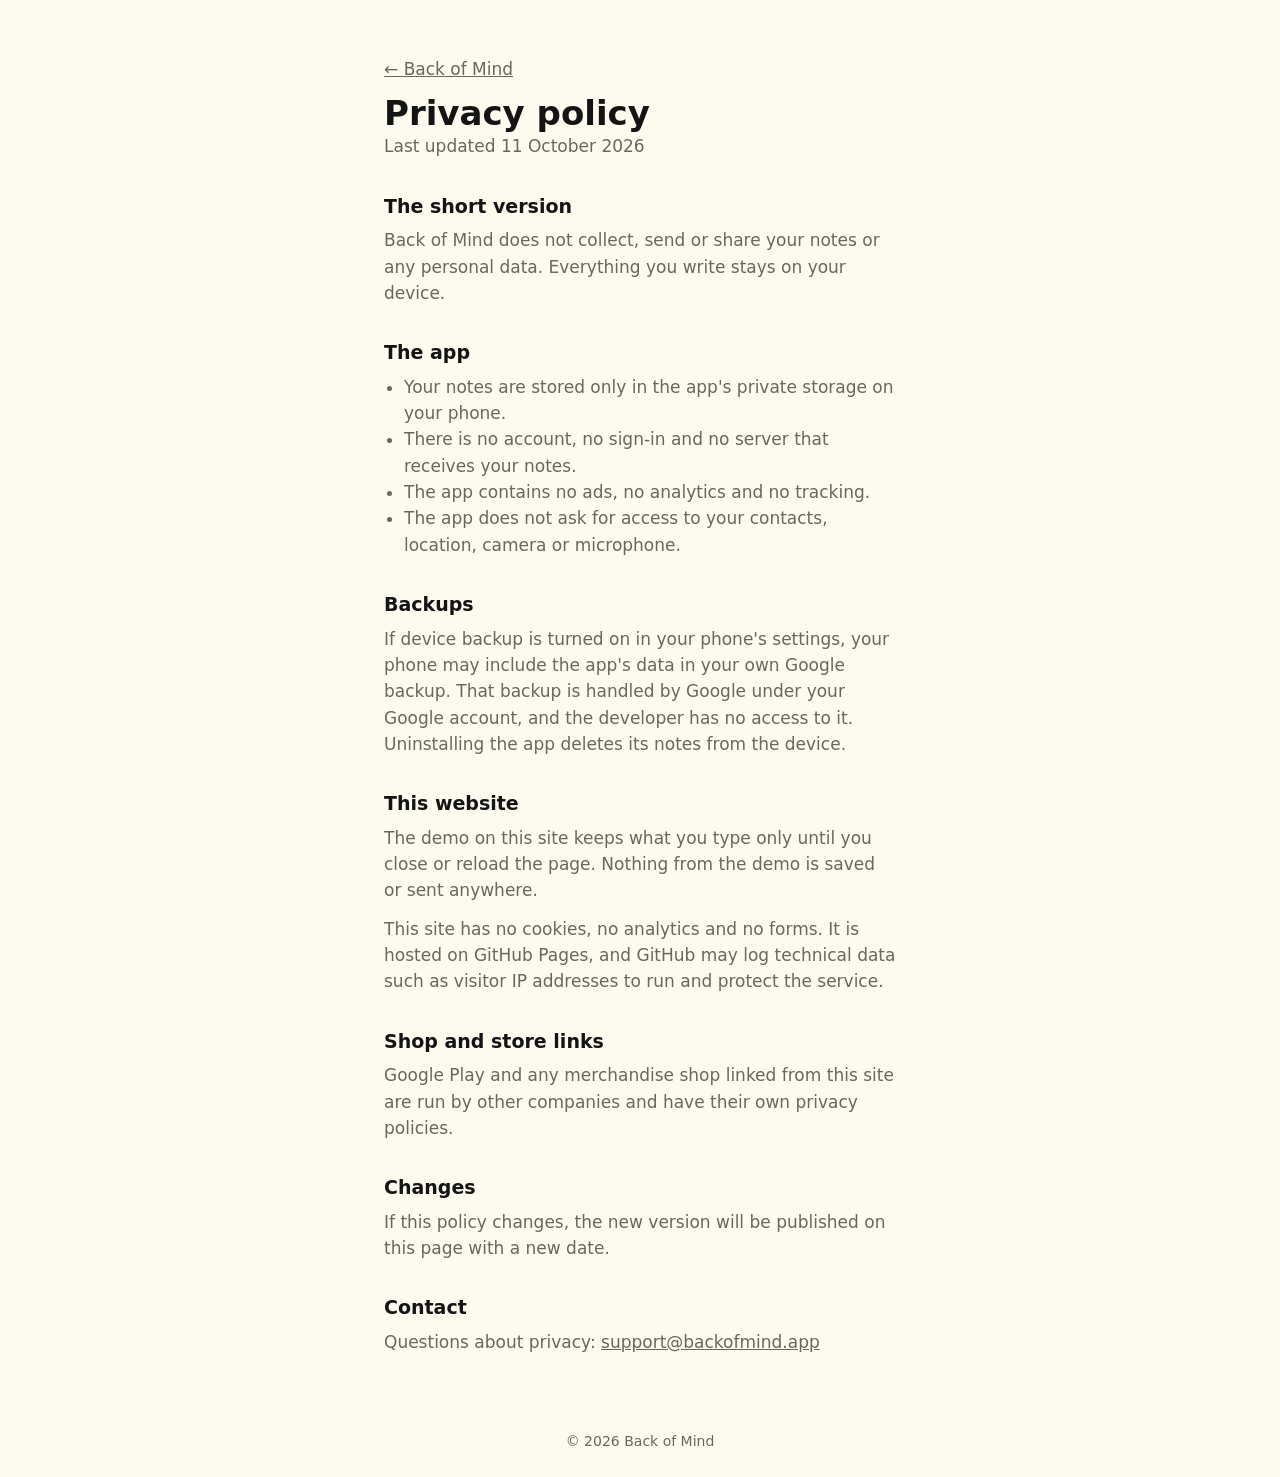
<file: privacy.html>
<!doctype html>
<html lang="en">
<head>
<meta charset="utf-8">
<meta name="viewport" content="width=device-width, initial-scale=1">
<title>Privacy | Back of Mind</title>
<meta name="description" content="Privacy policy for the Back of Mind notes app and website.">
<link rel="icon" href="favicon.png">
<link rel="stylesheet" href="style.css">
</head>
<body>
<main class="doc">
  <p><a href="./">&larr; Back of Mind</a></p>
  <h1>Privacy policy</h1>
  <p>Last updated 11 October 2026</p>

  <h2>The short version</h2>
  <p>Back of Mind does not collect, send or share your notes or any personal data. Everything you write stays on your device.</p>

  <h2>The app</h2>
  <ul>
    <li>Your notes are stored only in the app's private storage on your phone.</li>
    <li>There is no account, no sign-in and no server that receives your notes.</li>
    <li>The app contains no ads, no analytics and no tracking.</li>
    <li>The app does not ask for access to your contacts, location, camera or microphone.</li>
  </ul>

  <h2>Backups</h2>
  <p>If device backup is turned on in your phone's settings, your phone may include the app's data in your own Google backup. That backup is handled by Google under your Google account, and the developer has no access to it. Uninstalling the app deletes its notes from the device.</p>

  <h2>This website</h2>
  <p>The demo on this site keeps what you type only until you close or reload the page. Nothing from the demo is saved or sent anywhere.</p>
  <p>This site has no cookies, no analytics and no forms. It is hosted on GitHub Pages, and GitHub may log technical data such as visitor IP addresses to run and protect the service.</p>

  <h2>Shop and store links</h2>
  <p>Google Play and any merchandise shop linked from this site are run by other companies and have their own privacy policies.</p>

  <h2>Changes</h2>
  <p>If this policy changes, the new version will be published on this page with a new date.</p>

  <h2>Contact</h2>
  <p>Questions about privacy: <a href="mailto:support@backofmind.app">support@backofmind.app</a></p>
</main>
<footer><span>&copy; 2026 Back of Mind</span></footer>
</body>
</html>
</file>
<file: style.css>
:root { color-scheme: light dark; --paper: #fdfaf0; --ink: #141414; --soft: #6b675c; --line: #e3dcc8; }
@media (prefers-color-scheme: dark) { :root { --paper: #141413; --ink: #f6f2e6; --soft: #a39e90; --line: #3a3832; } .logo { filter: invert(1); } }
* { box-sizing: border-box; }
html { -webkit-text-size-adjust: 100%; }
body { margin: 0; min-height: 100vh; display: flex; flex-direction: column; background: var(--paper); color: var(--ink); font: 17px/1.55 system-ui, -apple-system, "Segoe UI", Roboto, sans-serif; }
main { flex: 1; width: 100%; max-width: 560px; margin: 0 auto; padding: 56px 24px 40px; }
.hero { display: flex; flex-direction: column; align-items: center; gap: 16px; text-align: center; }
.logo { width: min(340px, 78%); height: auto; }
h1 { margin: 8px 0 0; font-size: 34px; line-height: 1.15; }
h2 { margin: 32px 0 6px; font-size: 19px; }
p { margin: 0; color: var(--soft); }
.doc p, .doc ul { margin: 0 0 12px; color: var(--soft); }
.doc ul { padding-left: 20px; }
.tags { list-style: none; margin: 6px 0; padding: 0; display: flex; flex-wrap: wrap; justify-content: center; gap: 8px; }
.tags li { border: 1px solid var(--line); border-radius: 999px; padding: 6px 14px; font-size: 14px; }
.buttons { display: flex; flex-wrap: wrap; justify-content: center; gap: 12px; margin-top: 12px; }
.btn { display: inline-flex; flex-direction: column; align-items: center; min-width: 190px; border-radius: 999px; padding: 12px 28px; font-weight: 600; line-height: 1.25; background: var(--ink); color: var(--paper); cursor: default; }
.btn.alt { background: transparent; color: var(--ink); border: 1px solid var(--ink); }
.btn small { font-weight: 400; font-size: 12px; opacity: .75; }
footer { padding: 24px; text-align: center; font-size: 14px; color: var(--soft); display: flex; flex-wrap: wrap; justify-content: center; gap: 6px 18px; }
a { color: inherit; }
.phone { width: min(270px, 70%); margin: 22px 0 10px; border: 9px solid #141414; border-radius: 38px; overflow: hidden; background: #141414; box-shadow: 0 18px 50px rgba(0,0,0,.28); outline: 1px solid var(--line); }
.phone img { display: block; width: 100%; height: auto; border-radius: 29px; }
.btn.go { cursor: pointer; text-decoration: none; }
.btn.go:active { transform: scale(.97); }
</file>
